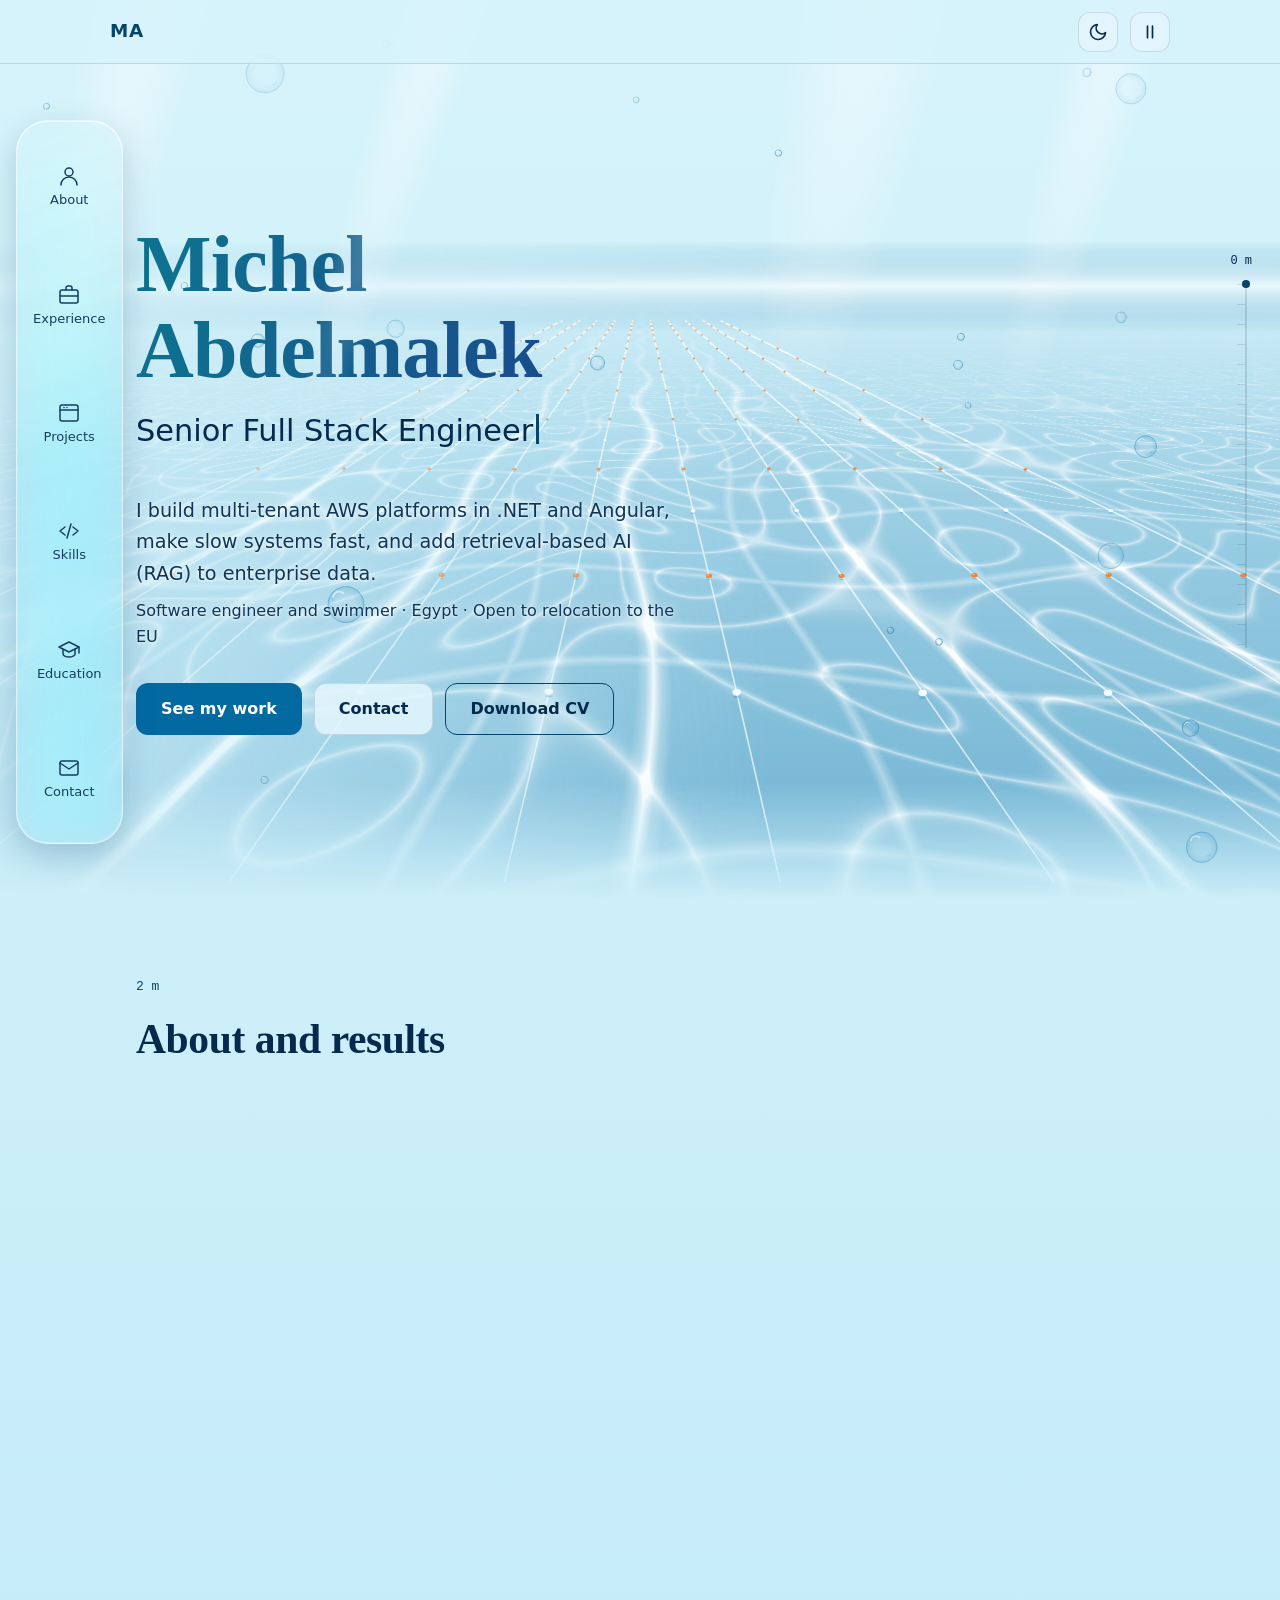
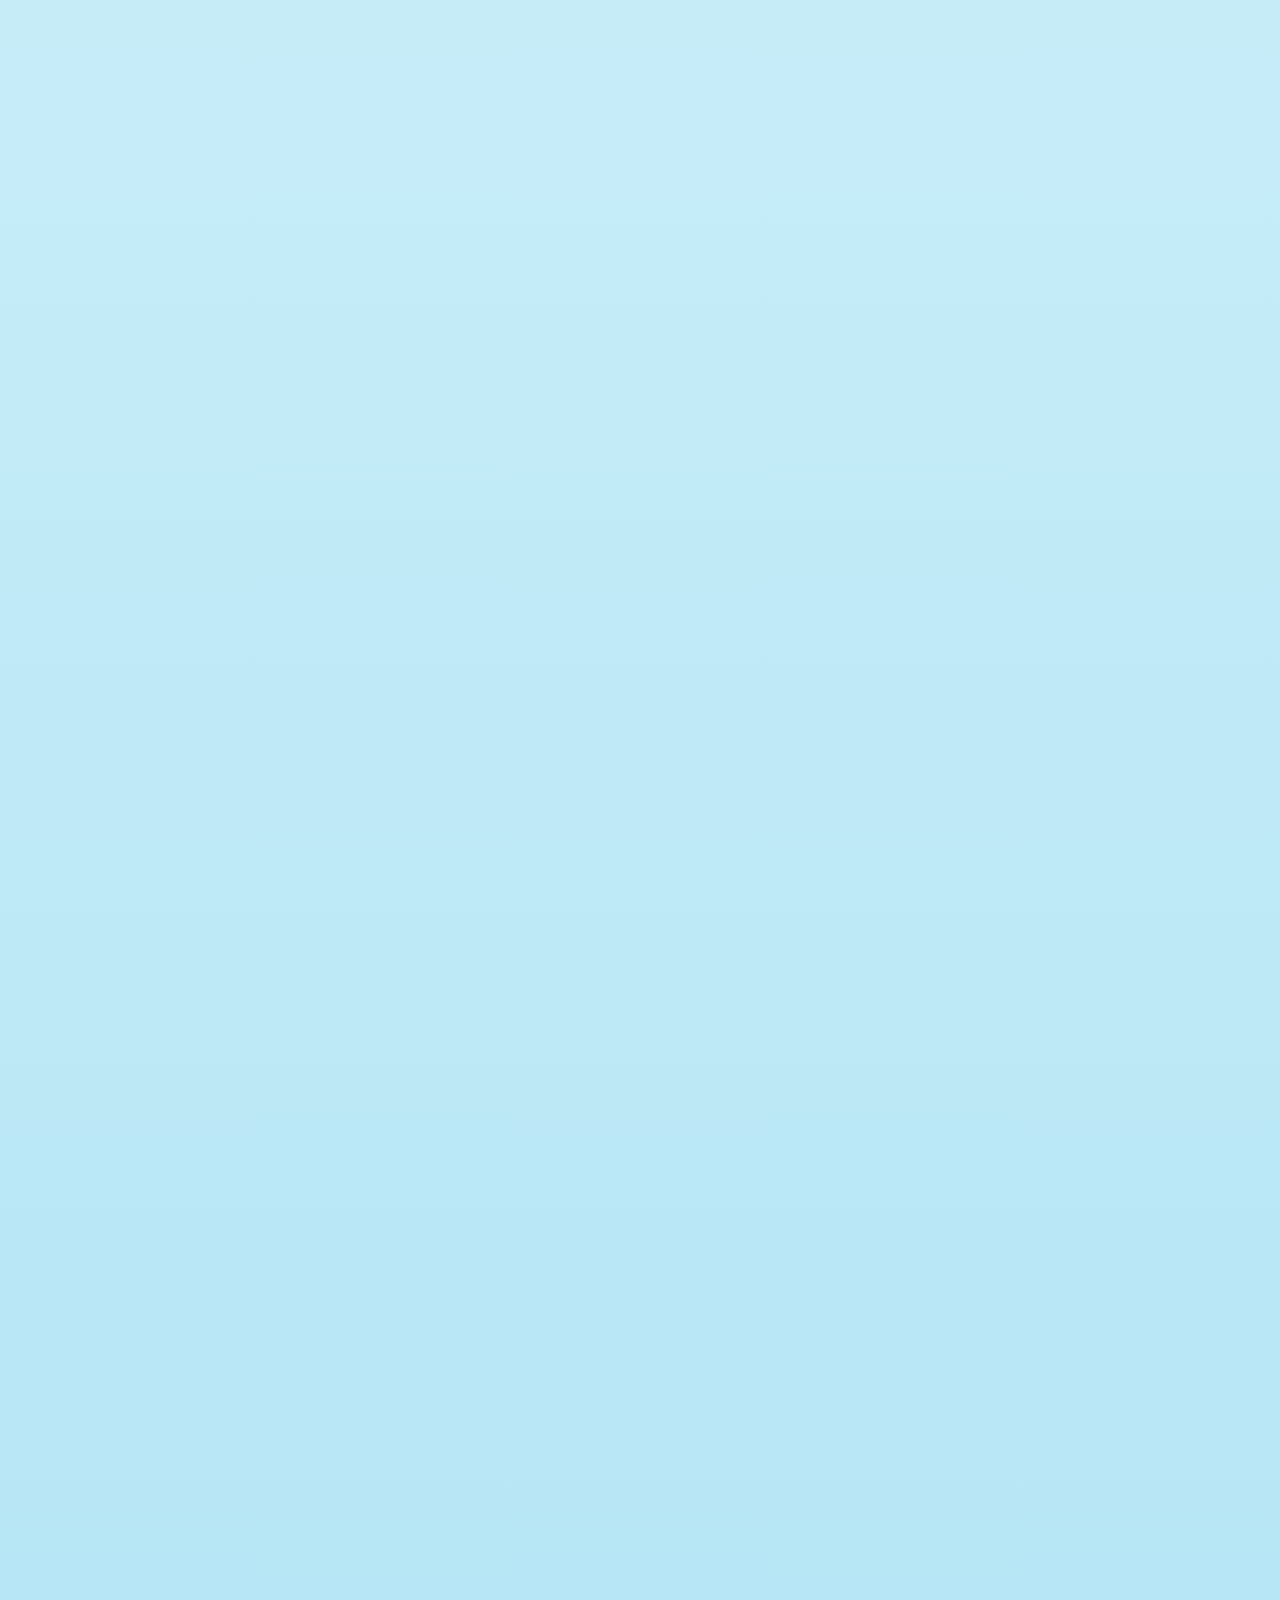
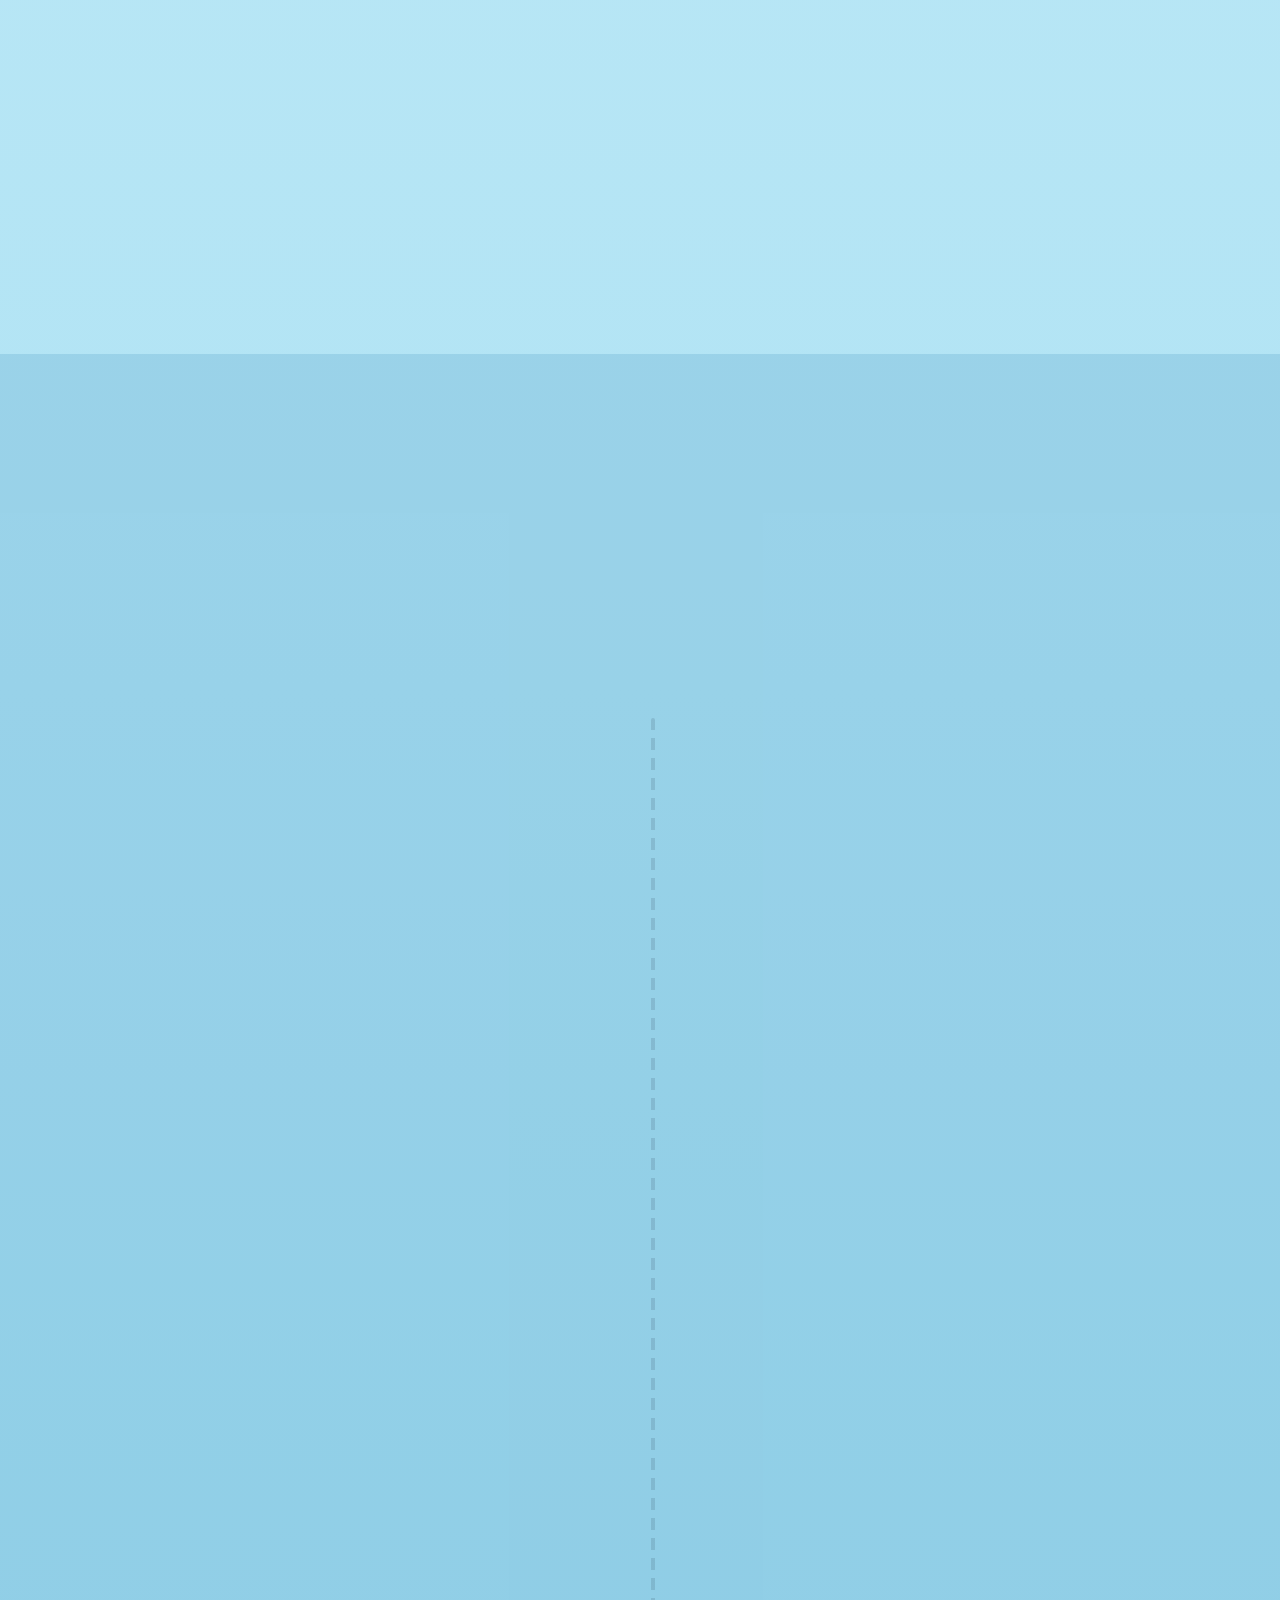
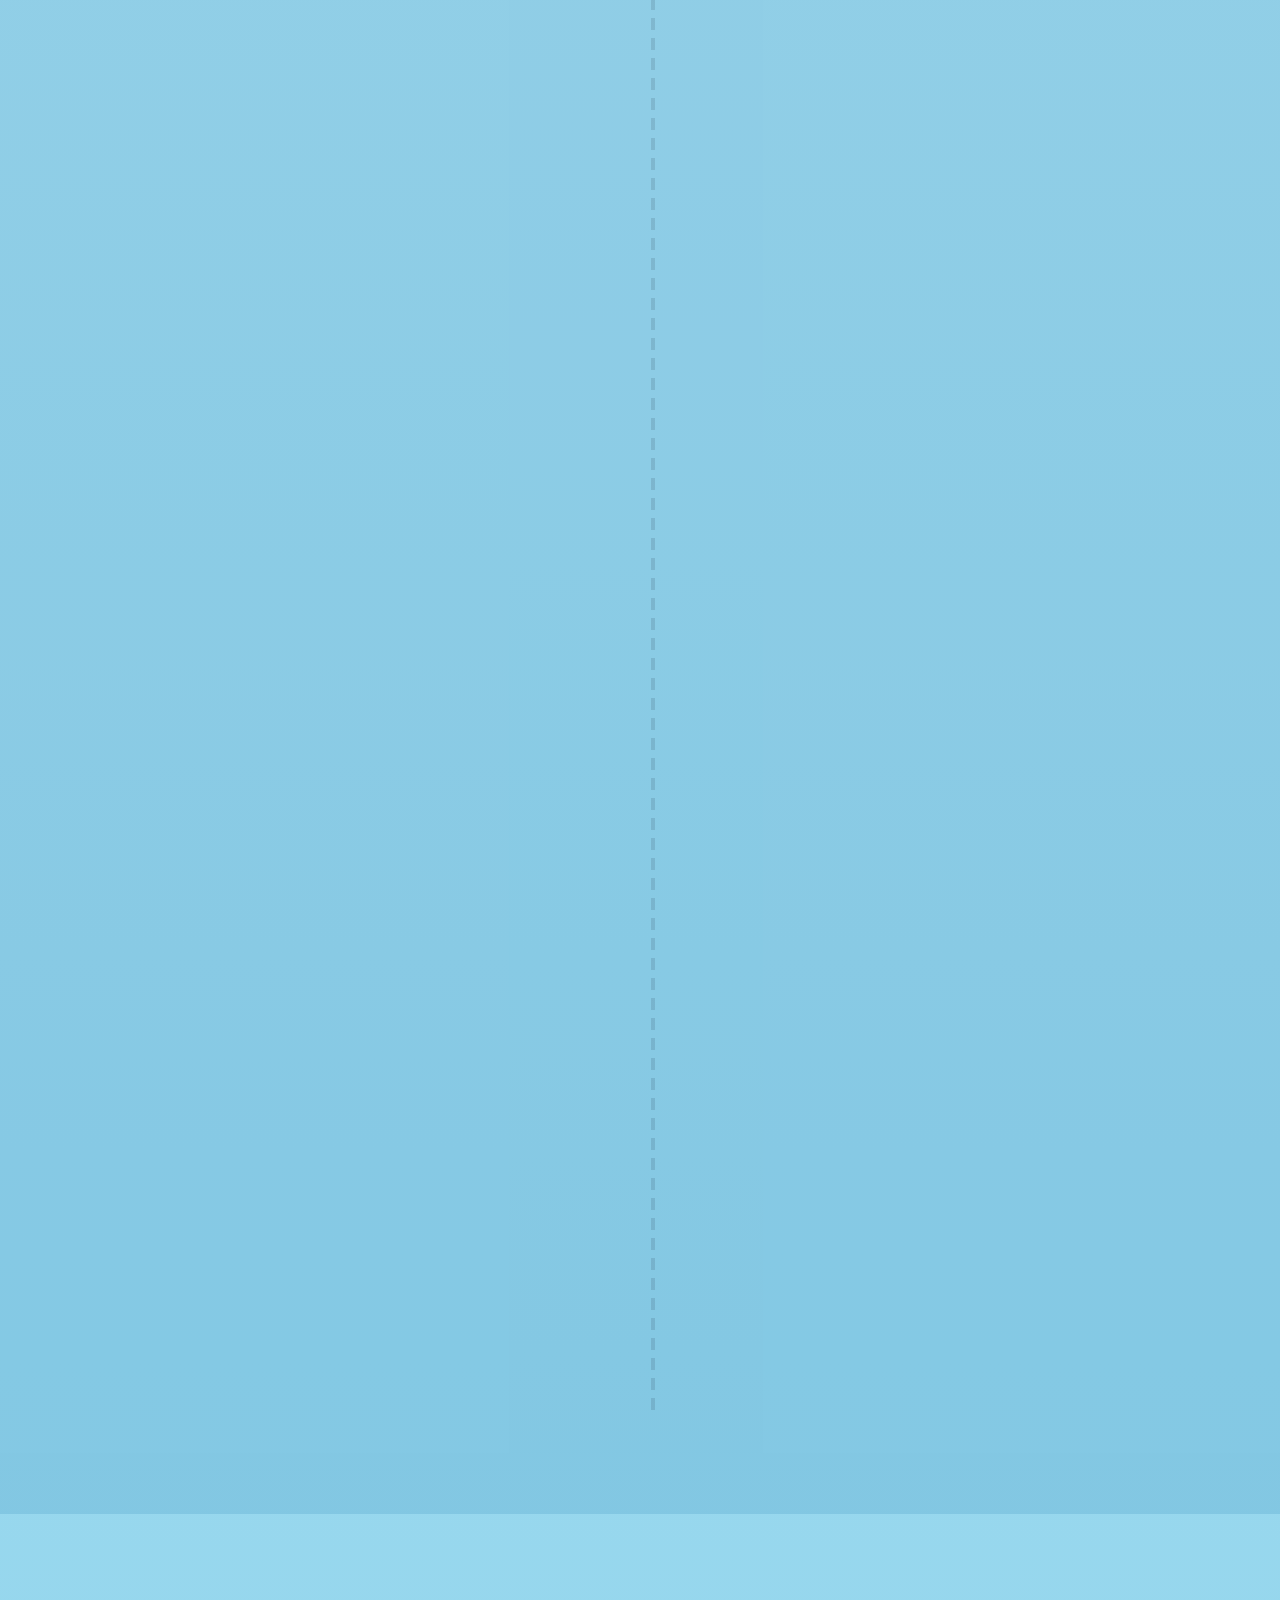
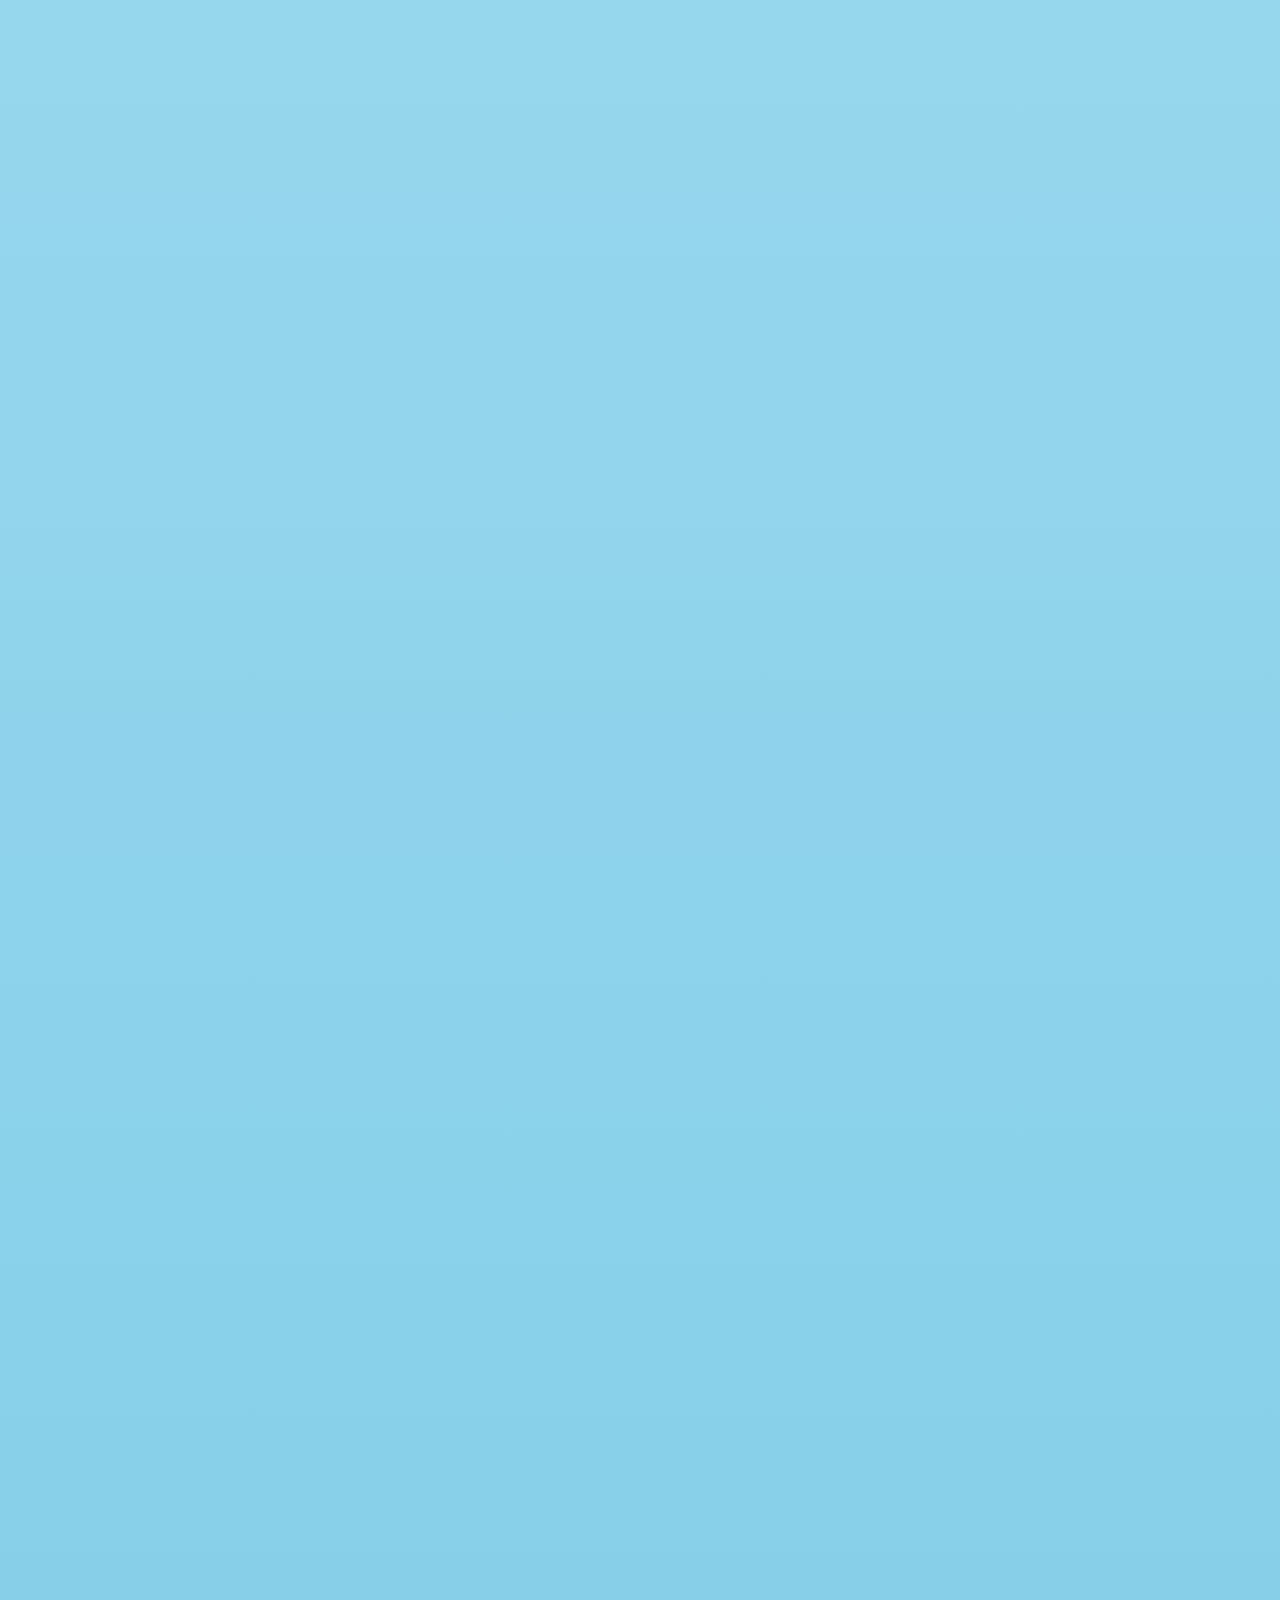
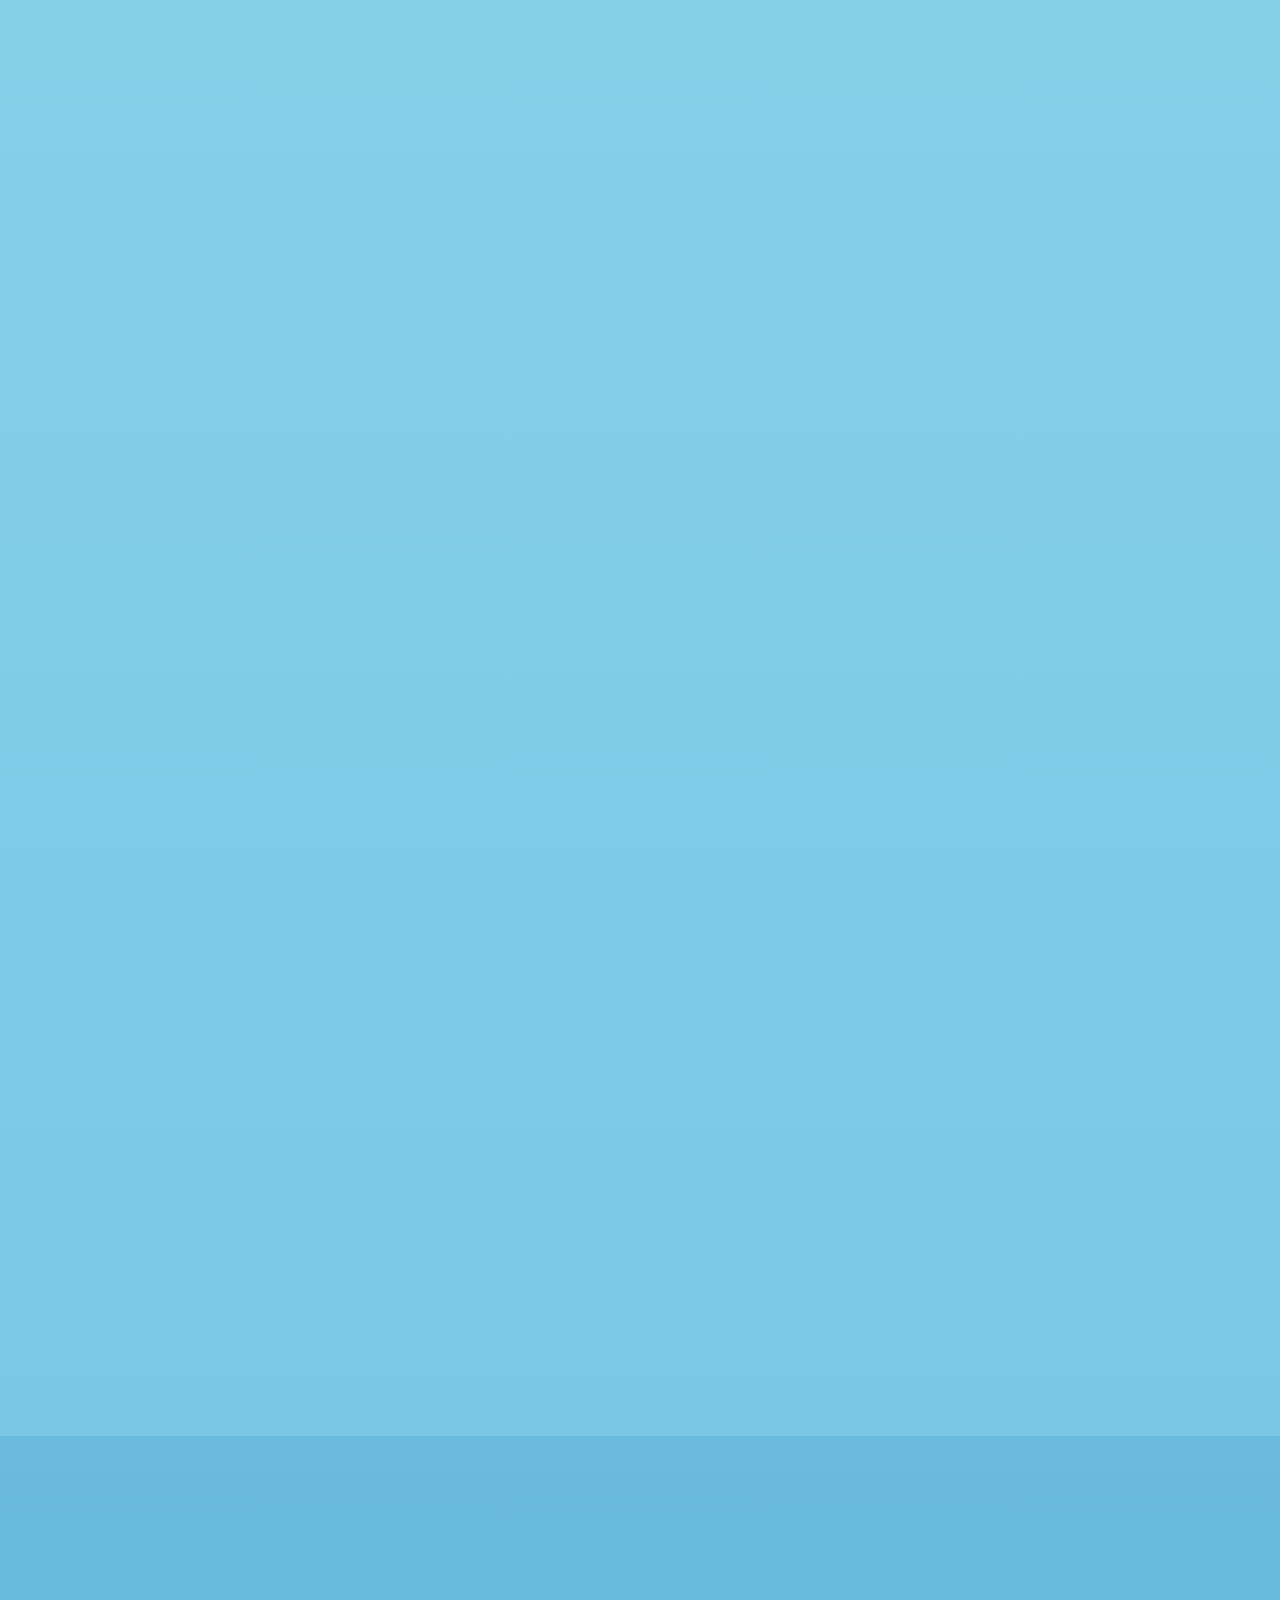
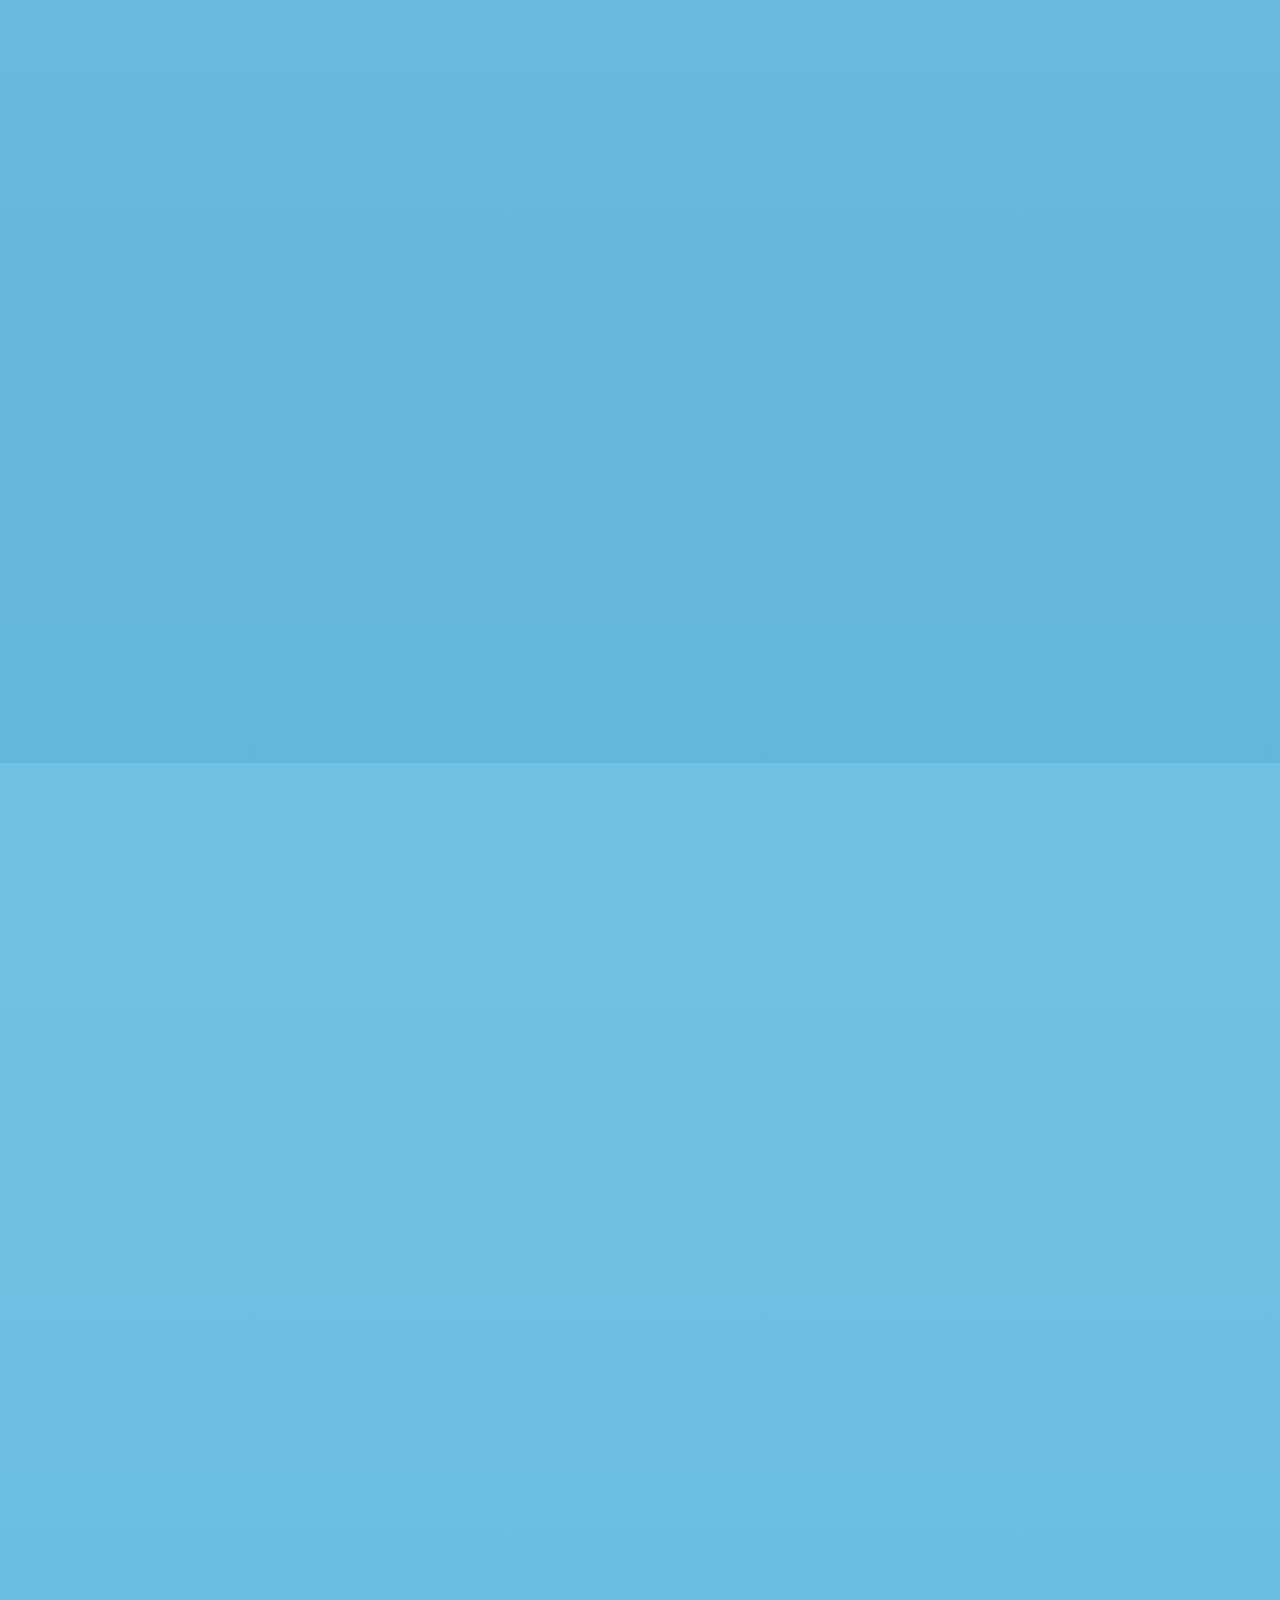
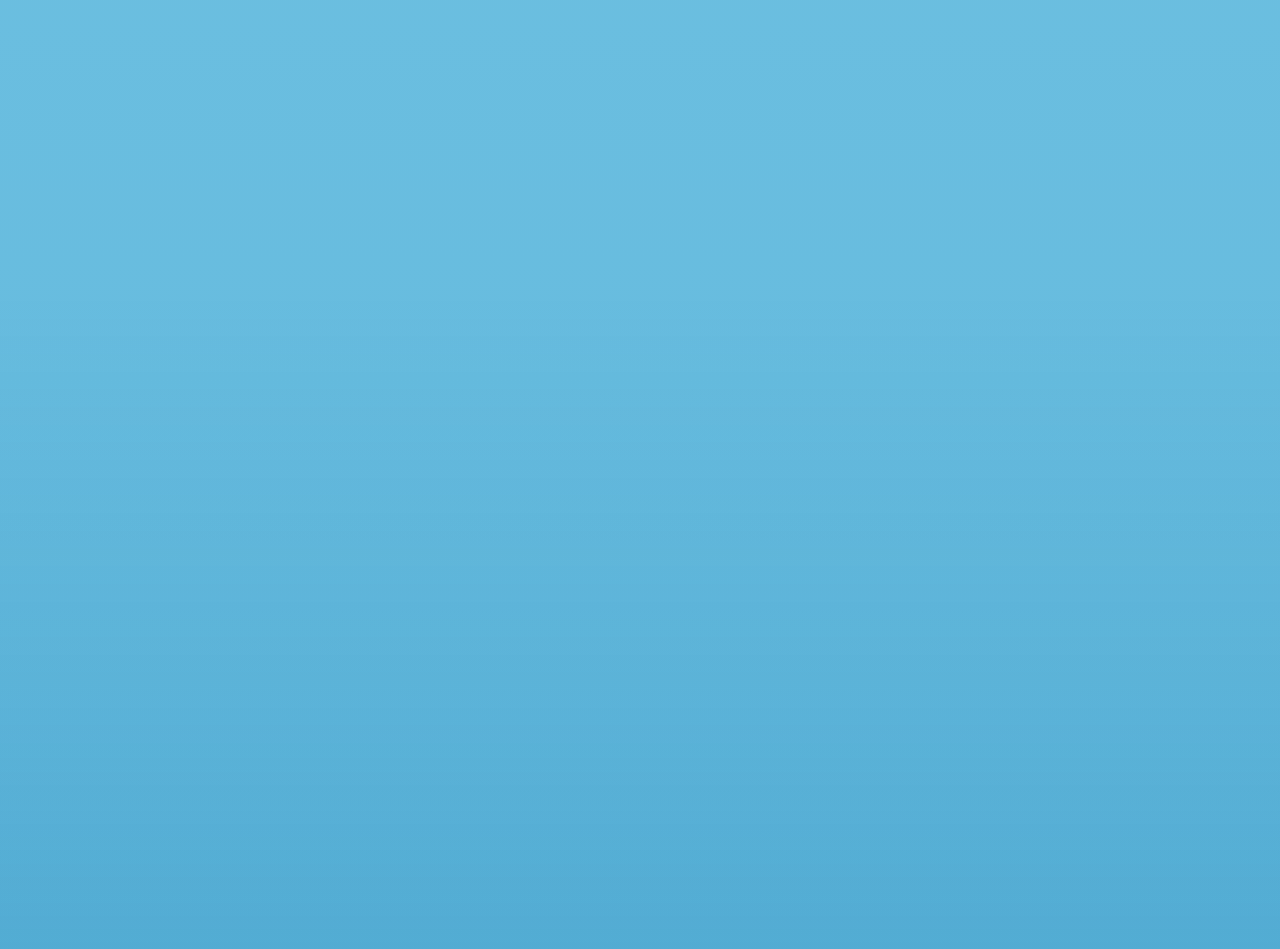
<file: index.html>
<!DOCTYPE html>
<html lang="en">
<head>
  <meta charset="utf-8">
  <meta name="viewport" content="width=device-width, initial-scale=1">
  <meta http-equiv="Content-Security-Policy" content="default-src 'self'; script-src 'self'; style-src 'self'; img-src 'self' data:; font-src 'self'; object-src 'none'; base-uri 'self'; form-action 'none'">
  <title>Michel Abdelmalek | Senior Full Stack Engineer</title>
  <meta name="description" content="Senior Full Stack Engineer with 5+ years in .NET C# and Angular. Owns real-time record locking and tenant caching on a multi-tenant AWS platform serving 100 live tenants.">
  <meta name="author" content="Michel Abdelmalek">
  <meta name="theme-color" content="#061620">
  <link rel="canonical" href="https://michelabdelmalek.github.io/">

  <meta property="og:type" content="website">
  <meta property="og:site_name" content="Michel Abdelmalek">
  <meta property="og:title" content="Michel Abdelmalek | Senior Full Stack Engineer">
  <meta property="og:description" content="Full Stack .NET &amp; Angular. Multi-tenant, event-driven platforms on AWS. 100 live tenants, real-time record locking, 10x faster APIs.">
  <meta property="og:url" content="https://michelabdelmalek.github.io/">
  <meta property="og:image" content="https://michelabdelmalek.github.io/assets/img/og-image.png">
  <meta property="og:image:width" content="1200">
  <meta property="og:image:height" content="630">
  <meta property="og:image:alt" content="Michel Abdelmalek, Senior Full Stack Engineer">
  <meta name="twitter:card" content="summary_large_image">
  <meta name="twitter:title" content="Michel Abdelmalek | Senior Full Stack Engineer">
  <meta name="twitter:description" content="Full Stack .NET &amp; Angular. Distributed systems on AWS.">
  <meta name="twitter:image" content="https://michelabdelmalek.github.io/assets/img/og-image.png">

  <script type="application/ld+json">{"@context":"https://schema.org","@type":"Person","name":"Michel Abdelmalek","jobTitle":"Senior Full Stack Engineer","url":"https://michelabdelmalek.github.io/","image":"https://michelabdelmalek.github.io/assets/img/og-image.png","address":{"@type":"PostalAddress","addressLocality":"Alexandria","addressCountry":"EG"},"worksFor":{"@type":"Organization","name":"Transflo"},"alumniOf":{"@type":"CollegeOrUniversity","name":"Alexandria University"},"knowsAbout":[".NET","C#","Angular","AWS","Microservices","Event-driven architecture","Redis","PostgreSQL","Retrieval-augmented generation"],"sameAs":["https://github.com/MichelAbdelmalek","https://www.linkedin.com/in/michel-abdelmalek/"]}</script>
  <link rel="icon" type="image/svg+xml" href="assets/img/favicon.svg">
  <link rel="stylesheet" href="assets/css/styles.css?v=20261126m">
  <script src="assets/js/main.js?v=20261126m"></script>
</head>
<body>
  <a class="skip-link" href="#main">Skip to main content</a>

  <header class="navbar">
    <nav class="nav-inner" aria-label="Primary">
      <a class="nav-logo gradient-text" href="#hero" aria-label="Michel Abdelmalek, back to top">MA</a>
      <ul class="nav-menu" id="nav-menu">
        <li><a class="nav-link" href="#about"><svg aria-hidden="true" viewBox="0 0 24 24" fill="none" stroke="currentColor" stroke-width="1.5" stroke-linecap="round" stroke-linejoin="round"><circle cx="12" cy="8" r="4"/><path d="M4 21a8 8 0 0 1 16 0"/></svg><span>About</span></a></li>
        <li><a class="nav-link" href="#experience"><svg aria-hidden="true" viewBox="0 0 24 24" fill="none" stroke="currentColor" stroke-width="1.5" stroke-linecap="round" stroke-linejoin="round"><rect x="3" y="7" width="18" height="13" rx="2"/><path d="M9 7V5a2 2 0 0 1 2-2h2a2 2 0 0 1 2 2v2M3 13h18"/></svg><span>Experience</span></a></li>
        <li><a class="nav-link" href="#projects"><svg aria-hidden="true" viewBox="0 0 24 24" fill="none" stroke="currentColor" stroke-width="1.5" stroke-linecap="round" stroke-linejoin="round"><rect x="3" y="4" width="18" height="16" rx="2"/><path d="M3 9h18M7 6.5h.01M10 6.5h.01"/></svg><span>Projects</span></a></li>
        <li><a class="nav-link" href="#skills"><svg aria-hidden="true" viewBox="0 0 24 24" fill="none" stroke="currentColor" stroke-width="1.5" stroke-linecap="round" stroke-linejoin="round"><path d="m8 8-5 4 5 4M16 8l5 4-5 4M14 5l-4 14"/></svg><span>Skills</span></a></li>
        <li><a class="nav-link" href="#education"><svg aria-hidden="true" viewBox="0 0 24 24" fill="none" stroke="currentColor" stroke-width="1.5" stroke-linecap="round" stroke-linejoin="round"><path d="m2 9 10-5 10 5-10 5z"/><path d="M6 11.5V16c0 1.5 2.7 3 6 3s6-1.5 6-3v-4.5M22 9v6"/></svg><span>Education</span></a></li>
        <li><a class="nav-link" href="#contact"><svg aria-hidden="true" viewBox="0 0 24 24" fill="none" stroke="currentColor" stroke-width="1.5" stroke-linecap="round" stroke-linejoin="round"><rect x="3" y="5" width="18" height="14" rx="2"/><path d="m3 7 9 6 9-6"/></svg><span>Contact</span></a></li>
      </ul>
      <button class="icon-btn theme-toggle" id="theme-toggle" type="button" aria-label="Toggle light or dark theme">
        <svg class="icon-sun" aria-hidden="true" viewBox="0 0 24 24" fill="none" stroke="currentColor" stroke-width="2" stroke-linecap="round"><circle cx="12" cy="12" r="4"/><path d="M12 2v2M12 20v2M4.9 4.9l1.4 1.4M17.7 17.7l1.4 1.4M2 12h2M20 12h2M4.9 19.1l1.4-1.4M17.7 6.3l1.4-1.4"/></svg>
        <svg class="icon-moon" aria-hidden="true" viewBox="0 0 24 24" fill="none" stroke="currentColor" stroke-width="2" stroke-linecap="round" stroke-linejoin="round"><path d="M21 12.8A9 9 0 1 1 11.2 3a7 7 0 0 0 9.8 9.8z"/></svg>
      </button>
      <button class="icon-btn calm-toggle" id="calm-toggle" type="button" aria-pressed="false" aria-label="Pause animations (calm mode)" title="Pause animations (calm mode)">
        <svg class="icon-pause" aria-hidden="true" viewBox="0 0 24 24" fill="none" stroke="currentColor" stroke-width="2" stroke-linecap="round"><path d="M9 5v14M15 5v14"/></svg>
        <svg class="icon-play" aria-hidden="true" viewBox="0 0 24 24" fill="currentColor"><path d="M8 5.5v13a1 1 0 0 0 1.5.86l10.5-6.5a1 1 0 0 0 0-1.72L9.5 4.64A1 1 0 0 0 8 5.5z"/></svg>
      </button>
    </nav>
  </header>
  <p class="calm-note" id="calm-note" role="status" hidden>Animations are paused. Press <span aria-hidden="true">&#9654;</span> at the top to play them again.</p>

  <main id="main">
    <section id="hero" class="hero" aria-label="Introduction">
      <canvas id="hero-3d" aria-hidden="true"></canvas>
      <div class="container hero-content">
        <div class="hero-text">
        <h1 class="hero-name gradient-text">Michel Abdelmalek</h1>
          <p class="hero-tagline"><span id="typing-text">Senior Full Stack Engineer</span><span class="typing-cursor" aria-hidden="true"></span></p>
          <p class="hero-lead">I build multi-tenant AWS platforms in .NET and Angular, make slow systems fast, and add retrieval-based AI (RAG) to enterprise data.</p>
          <p class="hero-meta">Software engineer and swimmer · Egypt · Open to relocation to the EU</p>
          <div class="hero-ctas">
            <a class="btn btn-primary" href="#results">See my work</a>
            <a class="btn btn-secondary" href="#contact">Contact</a>
            <a class="btn btn-outline cv-download" href="assets/Michel_Abdelmalek_CV_public.pdf" download="Michel_Abdelmalek_CV.pdf" hidden>Download CV</a>
          </div>
        </div>
        
      </div>
    </section>

    <section id="about" class="section" aria-labelledby="about-h">
      <div class="container">
        <span class="section-kicker reveal" aria-hidden="true">2 m</span>
        <h2 id="about-h" class="section-title reveal">About and results</h2>
        <div class="about-layout">
        <div class="about-text reveal">
          <p>I'm a full stack engineer with <strong>5+ years</strong> of experience, mostly on microservices and event-driven backends in AWS, with Angular on the front.</p>
          <p>For <strong>3+ years</strong> I've worked remotely for a US company. I helped build its multi-tenant AWS platform from the first commit, I own its <strong>real-time record locking</strong> and <strong>tenant caching</strong> end to end, our load testing caught a slow path before customers felt it, and I mentor other developers.</p>
          <p>I work in <strong>C# / .NET</strong> and <strong>Java / Spring Boot</strong>. I speak French at B2 (DELF).</p>
          <p>Beyond work, I add <strong>retrieval-based AI (RAG)</strong> to enterprise data: OCR for scanned paperwork, <strong>tenant-isolated hybrid search</strong>, and cited answers that abstain when the documents don't say, checked with measured evaluations. <a class="text-link" href="#project-freightrag">FreightRAG</a>, built on logistics documents, is the open-source version.</p>
        </div>
          <dl class="about-facts glass reveal" aria-label="At a glance">
            <div><dt>Based in</dt><dd>Alexandria, Egypt</dd></div>
            <div><dt>Open to</dt><dd>Relocation to the EU</dd></div>
            <div><dt>Now</dt><dd>Transflo (Tampa, USA), fully remote from Egypt</dd></div>
            <div><dt>Main stack</dt><dd>.NET, Angular, AWS</dd></div>
            <div><dt>Also</dt><dd>Java, Spring Boot, Node.js</dd></div>
            <div><dt>Applied AI</dt><dd>RAG, hybrid search, pgvector</dd></div>
            <div><dt>Outside work</dt><dd>Swimming</dd></div>
          </dl>
        </div>
        <div class="impact-grid" aria-label="Impact highlights">
          <div class="impact-card glass reveal">
            <span class="impact-number gradient-text" data-target="100" data-suffix="">100</span>
            <span class="impact-label">Live tenants</span>
            <span class="impact-note">3 microservices, 4 Lambda functions</span>
          </div>
          <div class="impact-card glass reveal">
            <span class="impact-number gradient-text" data-target="10" data-suffix="x">10x</span>
            <span class="impact-label">Faster APIs</span>
            <span class="impact-note">Next-item navigation, 5 s to 500 ms</span>
          </div>
          <div class="impact-card glass reveal">
            <span class="impact-number gradient-text" data-target="5" data-suffix="+">5+</span>
            <span class="impact-label">Years of experience</span>
            <span class="impact-note">3+ remote for a US company</span>
          </div>
          <div class="impact-card glass reveal">
            <span class="impact-number gradient-text" data-target="17" data-suffix="x">17x</span>
            <span class="impact-label">Faster queries</span>
            <span class="impact-note">PostScanMail, 7 s to 0.4 s</span>
          </div>
        </div>
        <h3 id="results" class="subsection-title reveal">Selected work</h3>
        <div class="highlights-grid">

          <article class="flip-card reveal" aria-label="SSE record locking with lock takeover">
            <div class="flip-inner">
              <div class="flip-face flip-front glass">
                <div class="highlight-icon" aria-hidden="true"><svg viewBox="0 0 24 24" fill="none" stroke="currentColor" stroke-width="2" stroke-linecap="round" stroke-linejoin="round"><rect x="4" y="11" width="16" height="10" rx="2"/><path d="M8 11V7a4 4 0 0 1 8 0v4"/></svg></div>
                <h3>SSE record locking with lock takeover</h3>
                <dl><dt>Problem</dt><dd>Records locked by idle or abandoned sessions left other users waiting, and locks that never expire cause stuck work.</dd><dt>Solution</dt><dd>Per-tab record locking where every save is validated against the current lock holder's SSE connection. Users can take over a stale lock; the displaced tab gets a real-time warning.</dd></dl>
                <p class="flip-result"><span class="flip-result-k">Result</span>Conflicting edits prevented, no records left stuck</p>
              </div>
            </div>
          </article>

          <article class="flip-card reveal" aria-label="10x keyset-query speedup">
            <div class="flip-inner">
              <div class="flip-face flip-front glass">
                <div class="highlight-icon" aria-hidden="true"><svg viewBox="0 0 24 24" fill="none" stroke="currentColor" stroke-width="2" stroke-linecap="round" stroke-linejoin="round"><path d="M13 2 3 14h9l-1 8 10-12h-9z"/></svg></div>
                <h3>10x keyset-query speedup</h3>
                <dl><dt>Problem</dt><dd>"Next unlocked item" navigation took about 5 s because it scanned pages in memory.</dd><dt>Solution</dt><dd>Replaced page-by-page in-memory scanning with a single keyset query that applies filters and lock status in the database, found using a custom load-testing tool and DataDog.</dd></dl>
                <p class="flip-result"><span class="flip-result-k">Result</span>~5 s to ~500 ms: 10x faster</p>
              </div>
            </div>
          </article>

          <article class="flip-card reveal" aria-label="Tenant-isolated Redis caching">
            <div class="flip-inner">
              <div class="flip-face flip-front glass">
                <div class="highlight-icon" aria-hidden="true"><svg viewBox="0 0 24 24" fill="none" stroke="currentColor" stroke-width="2" stroke-linecap="round" stroke-linejoin="round"><path d="M12 22s8-4 8-10V5l-8-3-8 3v7c0 6 8 10 8 10z"/></svg></div>
                <h3>Tenant-isolated Redis caching</h3>
                <dl><dt>Problem</dt><dd>Tenant settings were read on nearly every request, and a shared cache risks leaking data across tenants.</dd><dt>Solution</dt><dd>Cache-aside Redis caching with keys namespaced by tenant ID, invalidated on every save.</dd></dl>
                <p class="flip-result"><span class="flip-result-k">Result</span>Hot settings from cache, no cross-tenant leaks</p>
              </div>
            </div>
          </article>

          <article class="flip-card reveal" aria-label="17x MySQL speedup">
            <div class="flip-inner">
              <div class="flip-face flip-front glass">
                <div class="highlight-icon" aria-hidden="true"><svg viewBox="0 0 24 24" fill="none" stroke="currentColor" stroke-width="2" stroke-linecap="round" stroke-linejoin="round"><ellipse cx="12" cy="5" rx="9" ry="3"/><path d="M3 5v14c0 1.7 4 3 9 3s9-1.3 9-3V5"/><path d="M3 12c0 1.7 4 3 9 3s9-1.3 9-3"/></svg></div>
                <h3>17x MySQL speedup</h3>
                <dl><dt>Problem</dt><dd>Slow MySQL queries in PostScanMail took about 7 s.</dd><dt>Solution</dt><dd>Added indexes and rewrote queries to remove unnecessary joins, alongside a scalability refactor of the codebase.</dd></dl>
                <p class="flip-result"><span class="flip-result-k">Result</span>~7 s to ~0.4 s: about 17x faster</p>
              </div>
            </div>
          </article>

          <article class="flip-card flip-wide reveal" aria-label="FreightRAG: answers with citations, or none">
            <div class="flip-inner">
              <div class="flip-face flip-front glass">
                <div class="highlight-icon" aria-hidden="true"><svg viewBox="0 0 24 24" fill="none" stroke="currentColor" stroke-width="2" stroke-linecap="round" stroke-linejoin="round"><circle cx="11" cy="11" r="7"/><path d="m21 21-4.3-4.3"/></svg></div>
                <h3>FreightRAG: answers with citations, or none</h3>
                <dl><dt>Problem</dt><dd>A model asked about business documents can guess when the documents don't say, and a shared index can leak one tenant's text into another's answers.</dd><dt>Solution</dt><dd>Hybrid search (vector plus keyword) scoped to the tenant that owns the API key, then an answer built only from the retrieved chunks. Citations are checked in code, and a question about an identifier no chunk contains is refused without calling the model.</dd></dl>
                <p class="flip-result"><span class="flip-result-k">Result</span>0 of 8 unanswerable questions answered in my evaluation; 94% of fields extracted from clean PDFs</p>
              </div>
            </div>
          </article>

        </div>
      </div>
    </section>

    <section id="experience" class="section section-alt" aria-labelledby="exp-h">
      <canvas class="wave-edge wave-top" aria-hidden="true"></canvas>
      <div class="container">
        <span class="section-kicker reveal" aria-hidden="true">4 m</span>
        <h2 id="exp-h" class="section-title reveal">Experience</h2>
        <p class="exp-note reveal">The Transflo code is private. I can walk you through the architecture and the measurements behind each number in an interview.</p>
        <details class="arch-fold reveal"><summary>How the Transflo platform fits together <span class="fold-hint">(diagram)</span></summary>
        <div class="arch-card glass">
          <div class="arch-copy">
            <h3>How the Transflo platform fits together</h3>
            <p>A multi-tenant application with 3 microservices and 4 AWS Lambda functions, serving 100 live customer tenants. I was one of two senior engineers on a team of 6 and owned the real-time record locking and tenant caching end to end.</p>
            <ul class="arch-points">
              <li>The GraphQL gateway handles authorization</li>
              <li>SQS and SNS with dead-letter queues carry events between services</li>
              <li>Redis caching is scoped per tenant</li>
              <li>DataDog follows one TraceID end to end</li>
            </ul>
          </div>
          <figure class="arch">
          <svg class="arch-svg" viewBox="0 0 520 410" role="img" aria-labelledby="arch-title arch-desc">
            <title id="arch-title">Architecture of the multi-tenant platform</title>
            <desc id="arch-desc">A request goes from the Angular client to a GraphQL gateway, then to three .NET microservices on AWS ECS. The services use a tenant-scoped Redis cache and publish events to SQS and SNS, which trigger four Lambda functions. DataDog traces every hop.</desc>

            <path class="arch-line" d="M170 47H350"/>
            <path class="arch-line" d="M425 74V132"/>
            <path class="arch-line" d="M200 176H160"/>
            <path class="arch-line" d="M275 222V272"/>
            <path class="arch-line" d="M350 299H372"/>
            <path class="arch-line arch-line-back" d="M222 132C222 100 95 108 95 76"/>

            <g class="arch-node"><rect x="20" y="20" width="150" height="54" rx="12"/><text class="arch-t" x="95" y="43" text-anchor="middle">Angular client</text><text class="arch-s" x="95" y="60" text-anchor="middle">PrimeNG, Tailwind</text></g>
            <g class="arch-node"><rect x="350" y="20" width="150" height="54" rx="12"/><text class="arch-t" x="425" y="43" text-anchor="middle">GraphQL gateway</text><text class="arch-s" x="425" y="60" text-anchor="middle">authorization</text></g>

            <g class="arch-node arch-group"><rect x="200" y="132" width="300" height="90" rx="14"/><text class="arch-s" x="216" y="152">3 .NET microservices on AWS ECS</text></g>
            <g class="arch-node arch-mini"><rect x="212" y="164" width="86" height="42" rx="8"/><text class="arch-s" x="255" y="189" text-anchor="middle">REST</text></g>
            <g class="arch-node arch-mini"><rect x="307" y="164" width="86" height="42" rx="8"/><text class="arch-s" x="350" y="189" text-anchor="middle">DDD</text></g>
            <g class="arch-node arch-mini"><rect x="402" y="164" width="86" height="42" rx="8"/><text class="arch-s" x="445" y="189" text-anchor="middle">EF Core</text></g>

            <g class="arch-node"><rect x="20" y="132" width="140" height="90" rx="12"/><text class="arch-t" x="90" y="170" text-anchor="middle">Redis</text><text class="arch-s" x="90" y="188" text-anchor="middle">tenant-scoped cache</text></g>
            <g class="arch-node"><rect x="200" y="272" width="150" height="54" rx="12"/><text class="arch-t" x="275" y="295" text-anchor="middle">SQS / SNS</text><text class="arch-s" x="275" y="312" text-anchor="middle">events, DLQs</text></g>
            <g class="arch-node"><rect x="372" y="272" width="128" height="54" rx="12"/><text class="arch-t" x="436" y="295" text-anchor="middle">Lambda</text><text class="arch-s" x="436" y="312" text-anchor="middle">4 functions</text></g>

            <rect class="arch-trace" x="20" y="352" width="480" height="40" rx="12"/>
            <text class="arch-s" x="260" y="377" text-anchor="middle">DataDog: one TraceID across every hop</text>
            <text class="arch-s arch-sse" x="108" y="106">SSE record locks</text>
          </svg>
          <figcaption class="arch-cap">Request flow through the platform</figcaption>
        </figure>
        </div>
        </details>
        <div class="timeline">
          <div class="timeline-progress" aria-hidden="true"></div>

          <article class="timeline-item current" tabindex="0" aria-describedby="exp-transflo">
            <span class="timeline-marker" aria-hidden="true"></span>
            <div class="timeline-content glass">
              <div class="timeline-header">
                <div>
                  <h3 class="timeline-role">Senior Software Engineer (Full Stack)</h3>
                  <span class="timeline-company gradient-text">Transflo</span><span class="timeline-badge"><span class="live-dot" aria-hidden="true"></span>Current</span>
                <span class="timeline-biz">SaaS for trucking logistics across the USA and Canada</span>
                </div>
                <div class="timeline-meta"><span>May 2023 – Present</span><span>Tampa, Florida, USA · Remote</span></div>
              </div>
              <p class="timeline-summary">Core engineer on a multi-tenant AWS platform built from scratch for 100 live tenants; sole owner of its real-time record locking, Angular grid library and tenant caching; mentors new developers.</p>
              <ul class="timeline-bullets timeline-key"><li class="point"><details><summary><strong>Legacy migration:</strong> Replaced the old document repository</summary><p>The legacy document repository was consumed as an API project instead of shared libraries. Replaced it with a new design built on a database schema and S3, and migrated hundreds of thousands of documents to it.</p></details></li><li class="point"><details><summary><strong>Real-time locking (sole owner):</strong> Lock takeover over SSE, no stale locks</summary><p>Designed per-tab record locking with lock takeover over SSE. Every save is validated against the current lock holder, so users take over a stale lock instead of waiting, and the displaced tab is warned in real time and its saves are rejected.</p></details></li><li class="point"><details><summary><strong>Angular grid library (sole owner):</strong> A custom grid library for Angular</summary><p>Designed and built a custom Angular grid library as its sole author.</p></details></li><li class="point"><details><summary><strong>Performance:</strong> Caught a 5 s path before customers did</summary><p>A custom load-testing tool caught a slow &quot;next unlocked item&quot; path in DataDog. One keyset query took it from ~5 s to ~500 ms. Tenant settings use a per-tenant Redis cache (sole owner).</p></details></li><li class="point"><details><summary><strong>Reliability &amp; delivery:</strong> DLQs, tracing, CI/CD, a Lambda leak fix</summary><p>Dead-letter queues, retries and circuit breakers, one TraceID across every hop, and ECS services shipped through Azure DevOps pipelines gated on tests. With a colleague, fixed a Lambda memory leak: Aspose did not dispose the files it created, so we disposed them manually. Aspose is also the image library.</p></details></li></ul>
              <ul class="skill-chips timeline-stack" aria-label="Technologies"><li class="chip">.NET C#</li><li class="chip">DDD</li><li class="chip">EF Core</li><li class="chip">Angular</li><li class="chip">GraphQL</li><li class="chip">AWS ECS</li><li class="chip">Lambda</li><li class="chip">SQS/SNS</li><li class="chip">Redis</li><li class="chip">MongoDB</li><li class="chip">DataDog</li><li class="chip">Azure DevOps</li></ul>
            </div>
          </article>

          <article class="timeline-item" tabindex="0" aria-describedby="exp-softxpert">
            <span class="timeline-marker" aria-hidden="true"></span>
            <div class="timeline-content glass">
              <div class="timeline-header">
                <div>
                  <h3 class="timeline-role">Software Engineer (Full Stack)</h3>
                  <span class="timeline-company gradient-text">Softxpert</span>
                <span class="timeline-biz">Software house shipping web apps for clients</span>
                </div>
                <div class="timeline-meta"><span>June 2021 – April 2023</span><span>Alexandria, Egypt</span></div>
              </div>
              <p class="timeline-summary">Full stack on Java, Laravel, Express.js, Angular and React: payment-gateway design and MySQL performance.</p>
              <ul class="timeline-bullets timeline-key"><li class="point"><details><summary><strong>Payments:</strong> Two gateways behind one interface</summary><p>Put the Recurly and USAePay payment gateways behind a common interface (Factory pattern), so providers can be added or switched without touching billing logic, and built the related Angular screens.</p></details></li><li class="point point-go"><a class="point-link" href="#project-psm"><strong>PostScanMail performance:</strong> MySQL queries from 7 s to 0.4 s<span class="point-arrow" aria-hidden="true"> &#8599;</span><span class="sr-only"> (jumps to the project in Projects)</span></a></li><li class="point"><details><summary><strong>Full stack:</strong> Laravel and Express.js, Angular and React</summary><p>Built features across Laravel and Express.js backends and Angular and React frontends, and maintained live applications, fixing production bugs quickly to keep downtime low.</p></details></li><li class="point point-go"><a class="point-link" href="#project-certifix"><strong>Certifix Live Scan:</strong> Fingerprinting service site<span class="point-arrow" aria-hidden="true"> &#8599;</span><span class="sr-only"> (jumps to the project in Projects)</span></a></li></ul>
              <ul class="skill-chips timeline-stack" aria-label="Technologies"><li class="chip">Java</li><li class="chip">Laravel</li><li class="chip">Express.js</li><li class="chip">Angular</li><li class="chip">React</li><li class="chip">MySQL</li><li class="chip">Recurly</li><li class="chip">USAePay</li><li class="chip">Ubuntu</li></ul>
            </div>
          </article>

          <article class="timeline-item" tabindex="0" aria-describedby="exp-swiftx">
            <span class="timeline-marker" aria-hidden="true"></span>
            <div class="timeline-content glass">
              <div class="timeline-header">
                <div>
                  <h3 class="timeline-role">Full Stack Software Engineer (Freelance, evenings/weekends)</h3>
                  <span class="timeline-company gradient-text">SwiftX</span>
                <span class="timeline-biz">Software house, freelance client projects</span>
                </div>
                <div class="timeline-meta"><span>December 2021 – April 2025</span><span>Remote</span></div>
              </div>
              <p class="timeline-summary">Delivered web apps for 3 clients with Node.js, Rails, .NET, Java, React and Next.js.</p>
              <ul class="timeline-stats" aria-label="Key results"><li>3 clients</li></ul>
              <ul class="timeline-bullets timeline-key"><li class="point"><details><summary><strong>Delivery:</strong> Web apps for 3 clients</summary><p>Delivered web apps for 3 clients, with backends in Node.js, Ruby on Rails, .NET C# and Java and frontends in React and Next.js.</p></details></li><li class="point point-go"><a class="point-link" href="#project-avance"><strong>Avance Digital:</strong> Next.js agency site on Vercel<span class="point-arrow" aria-hidden="true"> &#8599;</span><span class="sr-only"> (jumps to the project in Projects)</span></a></li><li class="point"><details><summary><strong>Process &amp; deployment:</strong> Agile delivery on Vercel and Heroku</summary><p>Ran projects with Agile, Scrum and Jira, and deployed on Vercel and Heroku, with Docker and CircleCI where clients needed them.</p></details></li></ul>
              <ul class="skill-chips timeline-stack" aria-label="Technologies"><li class="chip">Node.js</li><li class="chip">Ruby on Rails</li><li class="chip">.NET C#</li><li class="chip">Java</li><li class="chip">React</li><li class="chip">Next.js</li><li class="chip">Vercel</li><li class="chip">Heroku</li></ul>
            </div>
          </article>

          <article class="timeline-item">
            <span class="timeline-marker" aria-hidden="true"></span>
            <div class="timeline-content glass">
              <div class="timeline-header">
                <div>
                  <h3 class="timeline-role">Software Engineer</h3>
                  <span class="timeline-company gradient-text">Ship &amp; Crew</span>
                <span class="timeline-biz">Trucking logistics in Egypt</span>
                </div>
                <div class="timeline-meta"><span>January – May 2021</span><span>Alexandria, Egypt</span></div>
              </div>
              <ul class="timeline-bullets">
                <li>Salesforce customization and Python automation.</li>
              </ul>
              <ul class="skill-chips timeline-stack" aria-label="Technologies"><li class="chip">Salesforce</li><li class="chip">Python</li></ul>
            </div>
          </article>

        </div>
      </div>
      <canvas class="wave-edge wave-bottom" aria-hidden="true"></canvas>
    </section>


    <section id="projects" class="section" aria-labelledby="proj-h">
      <div class="container">
        <span class="section-kicker reveal" aria-hidden="true">6 m</span>
        <h2 id="proj-h" class="section-title reveal">Projects</h2>
        <div class="projects-list">
          <article id="project-freightrag" class="project-row project-featured glass reveal">
            <div class="project-media">
              <div class="project-preview p-rag" aria-hidden="true">
                <div class="pv-bar"><i></i><i></i><i></i><span>localhost:8080/scalar/v1</span></div>
                <picture>
                  <source media="(prefers-reduced-motion: reduce)" srcset="assets/img/projects/freightrag-search-demo-still.webp">
                  <img id="rag-shot" class="pv-shot" src="assets/img/projects/freightrag-search-demo.gif" alt="" width="960" height="600" loading="lazy">
                </picture>
                <span class="pv-shine"></span>
              </div>
              <div class="rag-tabs" role="group" aria-label="FreightRAG demo recordings">
                <button type="button" class="rag-tab" data-src="assets/img/projects/freightrag-search-demo.gif" aria-pressed="true">Search</button>
                <button type="button" class="rag-tab" data-src="assets/img/projects/freightrag-upload-demo.gif" aria-pressed="false">Upload a scan</button>
                <button type="button" class="rag-tab" data-src="assets/img/projects/freightrag-fields-demo.gif" aria-pressed="false">Pick fields</button>
              </div>
            </div>
            <div class="project-info">
              <span class="project-num" aria-hidden="true">01</span>
              <span class="project-kicker">Open source · Featured · Learning project</span>
              <h3 class="project-title"><a class="project-link-stretch" href="https://github.com/MichelAbdelmalek/freightrag" target="_blank" rel="noopener noreferrer">FreightRAG<span class="sr-only"> (opens in a new tab)</span></a></h3>
              <span class="project-biz">Answers questions about freight paperwork, with citations</span>
              <p class="project-desc">A multi-tenant RAG system for logistics documents such as rate confirmations, bills of lading and invoices, running locally in Docker. Every query is scoped to the tenant that owns the API key.</p>
              <ol class="rag-steps">
                <li><strong>Ingest</strong> text files and scanned PDFs (OCR), split by section and embedded with a local model.</li>
                <li><strong>Search</strong> by meaning and keyword together (hybrid, fused with RRF).</li>
                <li><strong>Answer</strong> from the retrieved chunks with citations checked in code, or abstain when the documents don't say.</li>
              </ol>
              <ul class="rag-stats" aria-label="Measured results">
                <li><span class="rag-stat-n">0 of 8</span><span class="rag-stat-l">unanswerable questions answered</span></li>
                <li><span class="rag-stat-n">94%</span><span class="rag-stat-l">fields extracted from clean PDFs</span></li>
                <li><span class="rag-stat-n">87%</span><span class="rag-stat-l">fields extracted from scans</span></li>
              </ul>
              <ul class="skill-chips project-stack"><li class="chip">.NET 10</li><li class="chip">Python</li><li class="chip">PostgreSQL</li><li class="chip">pgvector</li><li class="chip">Ollama</li><li class="chip">OCR</li><li class="chip">DDD</li><li class="chip">Docker</li></ul>
              <span class="project-cta" aria-hidden="true">View on GitHub <span class="arrow">&#8599;</span></span>
              <p class="project-note">It runs locally in Docker, so there is no live demo. The README has the evaluation results.</p>
            </div>
          </article>
          <article class="project-row glass reveal">
            <div class="project-preview p0" aria-hidden="true">
              <div class="pv-bar"><i></i><i></i><i></i><span><img class="pv-fav" src="assets/img/projects/sse-lock.svg" alt="" width="24" height="24">michelabdelmalek.github.io/sse-record-locking-demo</span></div>
              <picture>
                <source media="(prefers-reduced-motion: reduce)" srcset="assets/img/projects/sse-lock-demo-still.webp">
                <img class="pv-shot" src="assets/img/projects/sse-lock-demo.gif" alt="" width="960" height="540" loading="lazy">
              </picture>
              <span class="pv-shine"></span>
            </div>
            <div class="project-info">
              <span class="project-num" aria-hidden="true">02</span>
              <span class="project-kicker">Open source · Live demo</span>
              <h3 class="project-title"><a class="project-link-stretch" href="https://michelabdelmalek.github.io/sse-record-locking-demo/" target="_blank" rel="noopener noreferrer">SSE record locking<span class="sr-only"> (opens in a new tab)</span></a></h3>
              <p class="project-desc">A public rebuild, from scratch, of the record-locking pattern I own at Transflo. Each browser tab holds its lock over Server-Sent Events, another editor can take it over, and the displaced tab is warned at once and blocked from saving. Lock rules run in Postgres, so they hold across API instances; integration-tested with Testcontainers and shipped with Docker and GitHub Actions.</p>
              <ul class="skill-chips project-stack"><li class="chip">.NET 10</li><li class="chip">EF Core</li><li class="chip">PostgreSQL</li><li class="chip">SSE</li><li class="chip">Angular</li><li class="chip">PrimeNG</li><li class="chip">Docker</li><li class="chip">GitHub Actions</li></ul>
              <div class="project-actions">
                <span class="project-cta" aria-hidden="true">Live demo <span class="arrow">&#8599;</span></span>
                <a class="project-code-link" href="https://github.com/MichelAbdelmalek/sse-record-locking-demo" target="_blank" rel="noopener noreferrer">Code on GitHub<span class="sr-only"> (opens in a new tab)</span> <span aria-hidden="true">&#8599;</span></a>
              </div>
              <p class="project-note">Free hosting: the first load can take about a minute while the API wakes up.</p>
            </div>
          </article>
          <article id="project-avance" class="project-row glass reveal">
            <div class="project-preview p1" aria-hidden="true">
              <div class="pv-bar"><i></i><i></i><i></i><span><img class="pv-fav dark" src="assets/img/projects/avance-digital.svg" alt="" width="195" height="42">avancedigitalsolutions.com</span></div>
              <img class="pv-shot" src="assets/img/projects/avance-preview.webp" alt="" width="2000" height="1162" loading="lazy">
              <span class="pv-shine"></span>
            </div>
            <div class="project-info">
              <span class="project-num" aria-hidden="true">03</span>
              <span class="project-kicker">Freelance · SwiftX</span>
              <h3 class="project-title"><a class="project-link-stretch" href="https://www.avancedigitalsolutions.com/" target="_blank" rel="noopener noreferrer">Avance Digital<span class="sr-only"> (opens in a new tab)</span></a></h3>
              <span class="project-biz">Marketing and video agency for tennis clubs and brands</span>
              <p class="project-desc">Website for a content and video-production agency serving tennis clubs, tournaments and brands. Built as a freelance engineer at SwiftX with Next.js, Mailgun and AWS S3, deployed on Vercel.</p>
              <ul class="skill-chips project-stack"><li class="chip">Next.js</li><li class="chip">React</li><li class="chip">Mailgun</li><li class="chip">AWS S3</li><li class="chip">Vercel</li></ul>
              <span class="project-cta" aria-hidden="true">View project <span class="arrow">&#8599;</span></span>
            </div>
          </article>
          <article id="project-psm" class="project-row glass reveal">
            <div class="project-preview p2" aria-hidden="true">
              <div class="pv-bar"><i></i><i></i><i></i><span><img class="pv-fav " src="assets/img/projects/psm.jpg" alt="" width="380" height="75">postscanmail.com</span></div>
              <img class="pv-shot" src="assets/img/projects/psm-preview.webp" alt="" width="2000" height="1162" loading="lazy">
              <span class="pv-shine"></span>
            </div>
            <div class="project-info">
              <span class="project-num" aria-hidden="true">04</span>
              <span class="project-kicker">Softxpert</span>
              <h3 class="project-title"><a class="project-link-stretch" href="https://www.postscanmail.com/" target="_blank" rel="noopener noreferrer">PostScanMail (PSM)<span class="sr-only"> (opens in a new tab)</span></a></h3>
              <span class="project-biz">Redirects your mail, then acts on it for you</span>
              <p class="project-desc">Digital mailroom service to receive, scan, forward and manage mail online with real U.S. street addresses. Built at Softxpert, including the query tuning and the payment-gateway integration.</p>
              <ul class="skill-chips project-stack"><li class="chip">MySQL</li><li class="chip">Angular</li><li class="chip">Payments</li><li class="chip">Performance</li></ul>
              <span class="project-cta" aria-hidden="true">View project <span class="arrow">&#8599;</span></span>
            </div>
          </article>
        </div>
        <p class="projects-note reveal">My Transflo code is private, so SSE record locking above is a public rebuild of its record-locking pattern. The smaller projects below are client sites and early personal repos. I am happy to walk through the Transflo architecture and the measurements in an interview.</p>
        <h3 class="subsection-title reveal">More projects</h3>
        <div class="mini-grid">
          <article id="project-certifix" class="mini-card glass reveal">
            <span class="project-kicker">Client site · Softxpert</span>
            <h4 class="repo-title">Certifix Live Scan</h4>
            <p class="mini-desc">Fingerprinting service site: Live Scan submissions and a find-a-location search.</p>
            <p class="repo-links"><a class="text-link" href="https://www.certifixlivescan.com/" target="_blank" rel="noopener noreferrer">certifixlivescan.com<span class="sr-only"> (opens in a new tab)</span></a></p>
          </article>
          <article class="mini-card glass reveal">
            <span class="project-kicker">Early project · Full stack</span>
            <h4 class="repo-title">Notes app</h4>
            <p class="mini-desc">ASP.NET Core API with MySQL, and an Angular frontend.</p>
            <p class="repo-links"><a class="text-link" href="https://github.com/MichelAbdelmalek/notes-api" target="_blank" rel="noopener noreferrer">API code<span class="sr-only"> (opens in a new tab)</span></a> · <a class="text-link" href="https://github.com/MichelAbdelmalek/notes-frontend" target="_blank" rel="noopener noreferrer">Frontend code<span class="sr-only"> (opens in a new tab)</span></a> · <a class="text-link" href="https://notes-frontend-green.vercel.app/" target="_blank" rel="noopener noreferrer">Live demo<span class="sr-only"> (opens in a new tab)</span></a></p>
          </article>
          <article class="mini-card glass reveal">
            <span class="project-kicker">Early project · Full stack</span>
            <h4 class="repo-title">Driver management</h4>
            <p class="mini-desc">.NET 7 API with Swagger, and an Angular frontend.</p>
            <p class="repo-links"><a class="text-link" href="https://github.com/MichelAbdelmalek/DriverManagementSystemAPI" target="_blank" rel="noopener noreferrer">API code<span class="sr-only"> (opens in a new tab)</span></a> · <a class="text-link" href="https://github.com/MichelAbdelmalek/driver-management-system-frontend" target="_blank" rel="noopener noreferrer">Frontend code<span class="sr-only"> (opens in a new tab)</span></a></p>
          </article>
          <article class="mini-card glass reveal">
            <span class="project-kicker">Early project · Machine learning</span>
            <h4 class="repo-title">MNIST digit recognizer</h4>
            <p class="mini-desc">A Django app in Docker that recognizes hand-drawn digits with a CNN.</p>
            <p class="repo-links"><a class="text-link" href="https://github.com/MichelAbdelmalek/mnist-api" target="_blank" rel="noopener noreferrer">App code<span class="sr-only"> (opens in a new tab)</span></a> · <a class="text-link" href="https://github.com/MichelAbdelmalek/mnist-model" target="_blank" rel="noopener noreferrer">Model notebook<span class="sr-only"> (opens in a new tab)</span></a></p>
          </article>
        </div>
        <p class="repo-more reveal">Also in Java: <a class="text-link" href="https://github.com/MichelAbdelmalek/sales-invoice-generator" target="_blank" rel="noopener noreferrer">sales invoice generator<span class="sr-only"> (opens in a new tab)</span></a> and <a class="text-link" href="https://github.com/MichelAbdelmalek/leetcode-solutions" target="_blank" rel="noopener noreferrer">LeetCode solutions<span class="sr-only"> (opens in a new tab)</span></a>. <a class="text-link" href="https://github.com/MichelAbdelmalek?tab=repositories" target="_blank" rel="noopener noreferrer">See all repositories<span class="sr-only"> (opens in a new tab)</span></a></p>
      </div>
    </section>

    <section id="skills" class="section section-alt" aria-labelledby="skills-h">
      <canvas class="wave-edge wave-top" aria-hidden="true"></canvas>
      <div class="container">
        <span class="section-kicker reveal" aria-hidden="true">8 m</span>
        <h2 id="skills-h" class="section-title reveal">Skills</h2>
        <div class="skills-groups skills-tiers">
          <div class="skill-group skill-tier reveal">
            <h3 class="skill-group-title">Daily at Transflo</h3>
            <ul class="skill-chips"><li class="chip chip-core">C#</li><li class="chip chip-core">.NET / ASP.NET Core</li><li class="chip chip-core">EF Core</li><li class="chip chip-core">DDD</li><li class="chip chip-core">REST</li><li class="chip chip-core">GraphQL</li><li class="chip chip-core">SSE</li><li class="chip chip-core">Event-driven messaging</li><li class="chip chip-core">Angular</li><li class="chip chip-core">TypeScript</li><li class="chip chip-core">PrimeNG</li><li class="chip chip-core">Tailwind CSS</li><li class="chip chip-core">AWS ECS</li><li class="chip chip-core">AWS Lambda</li><li class="chip chip-core">SQS/SNS</li><li class="chip chip-core">Secrets Manager</li><li class="chip chip-core">Redis</li><li class="chip chip-core">MongoDB</li><li class="chip chip-core">Docker</li><li class="chip chip-core">DataDog</li><li class="chip chip-core">Azure DevOps CI/CD</li><li class="chip chip-core">xUnit</li><li class="chip chip-core">Jasmine + Karma</li></ul>
          </div>
          <div class="skill-group skill-tier reveal">
            <h3 class="skill-group-title">Applied AI, in FreightRAG</h3>
            <ul class="skill-chips"><li class="chip chip-earlier">RAG</li><li class="chip chip-earlier">Hybrid search (vector + keyword)</li><li class="chip chip-earlier">Embeddings</li><li class="chip chip-earlier">pgvector</li><li class="chip chip-earlier">Ollama (local LLMs)</li><li class="chip chip-earlier">OCR (Tesseract)</li><li class="chip chip-earlier">Retrieval and answer evaluation</li><li class="chip chip-earlier">Python</li></ul>
          </div>
          <div class="skill-group skill-tier reveal">
            <h3 class="skill-group-title">Used at SwiftX and Softxpert</h3>
            <ul class="skill-chips"><li class="chip chip-earlier">Java</li><li class="chip chip-earlier">Ruby on Rails (SwiftX)</li><li class="chip chip-earlier">Node.js</li><li class="chip chip-earlier">Express.js</li><li class="chip chip-earlier">React</li><li class="chip chip-earlier">Next.js</li><li class="chip chip-earlier">Laravel (PHP)</li><li class="chip chip-earlier">MySQL</li><li class="chip chip-earlier">Vercel</li><li class="chip chip-earlier">Heroku</li><li class="chip chip-earlier">Linux (Ubuntu)</li></ul>
          </div>
          <div class="skill-group skill-tier reveal">
            <h3 class="skill-group-title">Also worked with</h3>
            <ul class="skill-chips"><li class="chip chip-muted">Spring Boot</li><li class="chip chip-muted">JUnit</li><li class="chip chip-muted">SQL Server</li><li class="chip chip-muted">PostgreSQL</li><li class="chip chip-muted">CircleCI</li></ul>
          </div>
        </div>
      </div>
      <canvas class="wave-edge wave-bottom" aria-hidden="true"></canvas>
    </section>

    <section id="education" class="section" aria-labelledby="edu-h">
      <div class="container">
        <span class="section-kicker reveal" aria-hidden="true">10 m</span>
        <h2 id="edu-h" class="section-title reveal">Education</h2>
        <article class="education-card glass reveal">
          <div class="education-header">
            <div>
              <h3 class="education-degree">B.Sc. Electronics and Communications Engineering</h3>
              <span class="education-university">Alexandria University · Faculty of Engineering</span>
            </div>
            <div class="education-meta"><span>September 2015 – August 2020</span><span>Alexandria, Egypt</span></div>
          </div>
          <p>Graduation project (mentored by Valeo): real-time object detection with TensorFlow, OpenCV and Jetson Nano.<span class="edu-links">Learn more: <a class="text-link" href="https://eng.alexu.edu.eg/index.php/en/9-english" target="_blank" rel="noopener noreferrer">Faculty of Engineering website<span class="sr-only"> (opens in a new tab)</span></a></span></p>
        </article>

        <article class="education-card glass reveal">
          <div class="education-header">
            <div>
              <h3 class="education-degree">Collège Saint Marc</h3>
              <span class="education-university">School · Graduated 2015</span>
            </div>
            <div class="education-meta"><span>2001 – 2015</span><span>Alexandria, Egypt</span></div>
          </div>
          <p>Joined in 2001 and graduated in 2015.<span class="edu-links">Learn more: <a class="text-link" href="https://www.saint-marc.ws/index.php" target="_blank" rel="noopener noreferrer">school website<span class="sr-only"> (opens in a new tab)</span></a> · <a class="text-link" href="https://en.wikipedia.org/wiki/Coll%C3%A8ge_Saint_Marc,_Alexandria" target="_blank" rel="noopener noreferrer">Wikipedia<span class="sr-only"> (opens in a new tab)</span></a></span></p>
        </article>

        <h3 class="subsection-title reveal">Languages</h3>
        <div class="languages-grid">
          <div class="language-badge glass reveal">
            <div class="language-top"><span class="language-name">Arabic</span><span class="language-level">Native</span></div>
          </div>
          <div class="language-badge glass reveal">
            <div class="language-top"><span class="language-name">English</span><span class="language-level">Fluent</span></div>
          </div>
          <div class="language-badge glass reveal">
            <div class="language-top"><span class="language-name">French</span><span class="language-level">DELF B2</span></div>
          </div>
        </div>
        <h3 class="subsection-title reveal">Outside work</h3>
        <article class="outside-card glass reveal">
          <div class="medal">
            <div class="medal-stage" role="img" aria-label="Bronze medal for third place, slowly turning">
              <svg class="medal-rings" viewBox="0 0 320 380" aria-hidden="true"><defs><linearGradient id="bronze" x1="0" y1="0" x2="1" y2="1"><stop offset="0" stop-color="#f0b27a"/><stop offset="0.5" stop-color="#cd7f32"/><stop offset="1" stop-color="#8a4f1c"/></linearGradient><linearGradient id="bronze-in" x1="1" y1="0" x2="0" y2="1"><stop offset="0" stop-color="#e3a066"/><stop offset="1" stop-color="#a8651f"/></linearGradient></defs></svg>
              <div class="medal-swing">
                <svg class="medal-ribbon" viewBox="0 0 320 140" aria-hidden="true"><g class="ribbon-flag"><polygon points="104.0,10 121.3,10 151.3,130 134.0,130" fill="#ce1126"/><polygon points="121.3,10 138.7,10 168.7,130 151.3,130" fill="#ffffff"/><polygon points="138.7,10 156.0,10 186.0,130 168.7,130" fill="#111111"/><polygon points="164.0,10 181.3,10 151.3,130 134.0,130" fill="#111111"/><polygon points="181.3,10 198.7,10 168.7,130 151.3,130" fill="#ffffff"/><polygon points="198.7,10 216.0,10 186.0,130 168.7,130" fill="#ce1126"/></g><path d="M104 10h52l30 120h-52zM216 10h-52l-30 120h52z" fill="none" stroke="rgba(255,255,255,0.35)" stroke-width="1"/></svg>
                <div class="coin-tilt"><div class="coin">
                  <span class="coin-edge"><i></i><i></i><i></i><i></i><i></i><i></i><i></i><i></i><i></i><i></i><i></i><i></i><i></i><i></i><i></i></span>
                  <div class="coin-face coin-front"><svg viewBox="0 0 188 188" aria-hidden="true"><circle cx="94" cy="94" r="94" fill="url(#bronze)"/><circle cx="94" cy="94" r="78" fill="url(#bronze-in)" stroke="#fbd7b0" stroke-opacity="0.6" stroke-width="2"/><path d="M20 126c14-10 28-10 42 0s28 10 42 0 28-10 44 0" fill="none" stroke="#7a431a" stroke-opacity="0.55" stroke-width="3" stroke-linecap="round"/><text x="94" y="124" text-anchor="middle" class="medal-num">3</text><text x="94" y="54" text-anchor="middle" class="medal-sub">200 m</text></svg><span class="coin-sheen"></span></div>
                  <div class="coin-face coin-back"><svg viewBox="0 0 188 188" aria-hidden="true"><circle cx="94" cy="94" r="94" fill="url(#bronze)"/><circle cx="94" cy="94" r="78" fill="url(#bronze-in)" stroke="#fbd7b0" stroke-opacity="0.6" stroke-width="2"/><path d="M22 112c14-10 28-10 42 0s28 10 42 0 28-10 44 0M22 132c14-10 28-10 42 0s28 10 42 0 28-10 44 0" fill="none" stroke="#7a431a" stroke-opacity="0.55" stroke-width="3" stroke-linecap="round"/><text x="94" y="82" text-anchor="middle" class="medal-sub">Freestyle</text><text x="94" y="156" text-anchor="middle" class="medal-sub">with fins</text></svg><span class="coin-sheen"></span></div>
                </div></div>
              </div>
            </div>
          </div>
          <div class="outside-copy">
            <p>I'm a swimmer. I took a medal for <strong>third place</strong> in the <strong>200 m freestyle with fins</strong> in Alexandria.</p>
            <p class="outside-facts">3rd place · 200 m freestyle with fins · Alexandria, Egypt</p>
          </div>
        </article>
      </div>
    </section>


    <section id="contact" class="section section-surface" aria-labelledby="contact-h">
      <div class="container">
        <span class="section-kicker reveal" aria-hidden="true">12 m</span>
        <h2 id="contact-h" class="section-title reveal">Come up for air</h2>
        <p class="contact-intro reveal">I'm open to new roles and to relocating to the EU. Email or LinkedIn is the quickest way to reach me.</p>
        <div class="contact-actions reveal">
          <a class="btn btn-primary contact-cta" href="mailto:michel.emad.wakim@gmail.com">Email me</a>
          <a class="btn btn-outline contact-cta" href="tel:+201274941830" aria-label="Call Michel">Call me</a>
          <a class="btn btn-outline cv-download contact-cta" href="assets/Michel_Abdelmalek_CV_public.pdf" download="Michel_Abdelmalek_CV.pdf" hidden>Download CV</a>
        </div>
        <p class="contact-email reveal">michel.emad.wakim@gmail.com</p>
        <div class="contact-links">
          <a class="contact-link glass reveal" href="https://github.com/MichelAbdelmalek" target="_blank" rel="noopener noreferrer">
            <svg aria-hidden="true" viewBox="0 0 24 24" fill="currentColor"><path d="M12 .5a11.5 11.5 0 0 0-3.64 22.41c.58.1.79-.25.79-.56v-2c-3.2.7-3.88-1.37-3.88-1.37-.52-1.33-1.28-1.68-1.28-1.68-1.05-.71.08-.7.08-.7 1.15.08 1.76 1.19 1.76 1.19 1.03 1.76 2.7 1.25 3.36.96.1-.75.4-1.25.73-1.54-2.55-.29-5.24-1.28-5.24-5.69 0-1.26.45-2.28 1.19-3.09-.12-.29-.52-1.46.11-3.05 0 0 .97-.31 3.17 1.18a11 11 0 0 1 5.77 0c2.2-1.49 3.17-1.18 3.17-1.18.63 1.59.23 2.76.11 3.05.74.81 1.19 1.83 1.19 3.09 0 4.42-2.69 5.39-5.25 5.68.41.36.78 1.06.78 2.14v3.17c0 .31.21.67.8.56A11.5 11.5 0 0 0 12 .5z"/></svg>
            <span>GitHub<span class="sr-only"> (opens in a new tab)</span></span>
          </a>
          <a class="contact-link glass reveal" href="https://www.linkedin.com/in/michel-abdelmalek/" target="_blank" rel="noopener noreferrer">
            <svg aria-hidden="true" viewBox="0 0 24 24" fill="currentColor"><path d="M20.45 20.45h-3.56v-5.57c0-1.33-.03-3.04-1.85-3.04-1.86 0-2.14 1.45-2.14 2.94v5.67H9.34V9h3.41v1.56h.05c.48-.9 1.64-1.85 3.37-1.85 3.6 0 4.27 2.37 4.27 5.46v6.28zM5.34 7.43a2.06 2.06 0 1 1 0-4.13 2.06 2.06 0 0 1 0 4.13zM7.12 20.45H3.56V9h3.56v11.45z"/></svg>
            <span>LinkedIn<span class="sr-only"> (opens in a new tab)</span></span>
          </a>
        </div>
        <p class="surface-note reveal"><a class="surface-btn" href="#hero"><span class="surface-icon" aria-hidden="true"><svg viewBox="0 0 24 24" fill="none" stroke="currentColor" stroke-width="1.5" stroke-linecap="round" stroke-linejoin="round"><path d="M12 19V5M5 12l7-7 7 7"/></svg></span><span>Back to the surface</span></a></p>
      </div>
    </section>
  </main>

  <div class="depth" aria-hidden="true"><span class="depth-val" id="depth-val">0 m</span><span class="depth-track"><span class="depth-fill"></span></span></div>

  <div class="shafts" aria-hidden="true"><i></i><i></i><i></i><i></i></div>
  <canvas id="bubbles" aria-hidden="true"></canvas>
</body>
</html>
</file>
<file: assets/css/styles.css>
/* ===== Theme tokens ===== */
:root {
  --bg: #061620;
  --bg-alt: #082030;
  --water-deep: #04101a;
  --page-gradient: linear-gradient(to bottom, #07263a 0%, #061f31 24%, #051a2b 55%, #04121f 80%, #030f1c 100%);
  --alt-tint: rgba(150, 210, 240, 0.05);
  --ray: rgba(125, 211, 252, 0.15);
  --bg-nav: rgba(6, 22, 32, 0.78);
  --surface: rgba(255, 255, 255, 0.05);
  --surface-hover: rgba(255, 255, 255, 0.09);
  --border: rgba(255, 255, 255, 0.1);
  --text: #d5dcea;
  --text-muted: #9aa7bd;
  --text-strong: #f4f7fb;
  --accent-1: #38bdf8;
  --accent-2: #38bdf8;
  --accent-gradient: #38bdf8;
  --btn-text: #ffffff;
  --on-accent: #04202e;
  --glow: 0 6px 18px rgba(0, 0, 0, 0.35);
  --shadow-card: 0 8px 32px rgba(0, 0, 0, 0.35);
  --canvas-dot: 125, 211, 252;

  --container: 1100px;
  --nav-h: 64px;
  --font: system-ui, -apple-system, "Segoe UI", Roboto, "Helvetica Neue", Arial, "Noto Sans", sans-serif;
  --display: ui-serif, "New York", "Iowan Old Style", "Palatino Linotype", Palatino, Georgia, serif;
  --mono: ui-monospace, SFMono-Regular, Menlo, Consolas, "Liberation Mono", monospace;
  --t: 0.25s ease;
}

@media (prefers-color-scheme: light) {
  :root:not([data-theme="dark"]) {
    --bg: #f1fafc;
    --bg-alt: #e0f2f7;
    --water-deep: #d9ecf4;
    --page-gradient: linear-gradient(to bottom, #d6f3fb 0%, #b0e3f4 32%, #86cfe9 66%, #62b9dd 100%);
    --alt-tint: rgba(12, 105, 160, 0.14);
    --ray: rgba(255, 255, 255, 0.5);
    --bg-nav: rgba(214, 243, 251, 0.85);
    --surface: rgba(228, 246, 253, 0.86);
    --surface-hover: rgba(240, 250, 254, 0.97);
    --border: rgba(15, 23, 42, 0.12);
    --text: #0f3558;
    --text-muted: #163d60;
    --text-strong: #062a4d;
    --accent-1: #05446b;
    --accent-2: #05446b;
    --on-accent: #ffffff;
    --glow: 0 6px 18px rgba(30, 41, 80, 0.14);
    --shadow-card: 0 8px 28px rgba(30, 41, 80, 0.1);
    --canvas-dot: 8, 112, 168;
  }
}

:root[data-theme="light"] {
  --bg: #f1fafc;
  --bg-alt: #e0f2f7;
  --water-deep: #d9ecf4;
  --page-gradient: linear-gradient(to bottom, #d6f3fb 0%, #b0e3f4 32%, #86cfe9 66%, #62b9dd 100%);
  --alt-tint: rgba(12, 105, 160, 0.14);
  --ray: rgba(255, 255, 255, 0.5);
  --bg-nav: rgba(214, 243, 251, 0.85);
  --surface: rgba(228, 246, 253, 0.86);
  --surface-hover: rgba(240, 250, 254, 0.97);
  --border: rgba(15, 23, 42, 0.12);
  --text: #0f3558;
  --text-muted: #163d60;
  --text-strong: #062a4d;
  --accent-1: #05446b;
  --accent-2: #05446b;
  --on-accent: #ffffff;
  --glow: 0 6px 18px rgba(30, 41, 80, 0.14);
  --shadow-card: 0 8px 28px rgba(30, 41, 80, 0.1);
  --canvas-dot: 8, 112, 168;
}

/* ===== Base ===== */
*, *::before, *::after { box-sizing: border-box; margin: 0; padding: 0; }

html { -webkit-text-size-adjust: 100%; scroll-padding-top: var(--nav-h); }

@media (prefers-reduced-motion: no-preference) {
  html { scroll-behavior: smooth; }
}

body {
  font-family: var(--font);
  background-color: var(--bg);
  background-image: var(--page-gradient);
  color: var(--text);
  line-height: 1.65;
  overflow-x: hidden;
  transition: background var(--t), color var(--t);
}

img, svg, canvas { display: block; max-width: 100%; }
ul { list-style: none; }
a { color: inherit; text-decoration: none; }
strong { color: var(--text-strong); font-weight: 600; }

:focus-visible {
  outline: 3px solid var(--accent-1);
  outline-offset: 3px;
  border-radius: 4px;
}

::selection { background: rgba(56, 189, 248, 0.3); }

.skip-link {
  position: absolute;
  left: 1rem;
  top: -4rem;
  z-index: 200;
  padding: 0.75rem 1rem;
  background: var(--text-strong);
  color: var(--bg);
  border-radius: 8px;
  font-weight: 600;
  transition: top var(--t);
}
.skip-link:focus { top: 0.75rem; }

.sr-only {
  position: absolute;
  width: 1px;
  height: 1px;
  overflow: hidden;
  clip: rect(0 0 0 0);
  white-space: nowrap;
}

.container { width: 100%; max-width: var(--container); margin: 0 auto; padding: 0 1.25rem; }

.glass {
  background: var(--surface);
  border: 1px solid var(--border);
  border-radius: 18px;
  box-shadow: var(--shadow-card);
}

.gradient-text { color: var(--accent-1); }
.hero-name.gradient-text {
  --name-from: #a5f3fc;
  --name-to: #3b9cf5;
  background: linear-gradient(100deg, var(--name-from) 0%, var(--name-to) 100%);
  -webkit-background-clip: text;
  background-clip: text;
  -webkit-text-fill-color: transparent;
  color: transparent;
}
@media (prefers-color-scheme: light) {
  :root:not([data-theme="dark"]) .hero-name.gradient-text { --name-from: #0e7490; --name-to: #1e3a8a; }
}
:root[data-theme="light"] .hero-name.gradient-text { --name-from: #0e7490; --name-to: #1e3a8a; }

/* ===== Navbar ===== */
.navbar {
  position: sticky;
  top: 0;
  z-index: 100;
  height: var(--nav-h);
  background: var(--bg-nav);
  -webkit-backdrop-filter: blur(16px) saturate(170%);
  backdrop-filter: blur(16px) saturate(170%);
  border-bottom: 1px solid var(--border);
}
.nav-inner {
  height: 100%;
  max-width: var(--container);
  margin: 0 auto;
  padding: 0 1.25rem;
  display: flex;
  align-items: center;
  gap: 0.75rem;
}
.nav-logo {
  font-weight: 600;
  font-size: 1.15rem;
  letter-spacing: 0.04em;
  margin-right: auto;
}
.nav-menu {
  position: fixed;
  top: var(--nav-h);
  left: 0;
  right: 0;
  display: flex;
  flex-direction: column;
  padding: 0.75rem 1.25rem 1.25rem;
  background: var(--bg);
  border-bottom: 1px solid var(--border);
  transform: translateY(-120%);
  visibility: hidden;
  transition: transform var(--t), visibility var(--t);
}
.nav-menu.is-open { transform: translateY(0); visibility: visible; }
.nav-link {
  display: block;
  padding: 0.75rem 0.5rem;
  color: var(--text-muted);
  font-weight: 500;
  border-radius: 8px;
  transition: color var(--t);
}
.nav-link:hover, .nav-link.active { color: var(--text-strong); }
.nav-link.active { box-shadow: inset 0 -2px 0 var(--accent-2); }

.icon-btn {
  width: 40px;
  height: 40px;
  display: grid;
  place-items: center;
  background: var(--surface);
  color: var(--text-strong);
  border: 1px solid var(--border);
  border-radius: 12px;
  cursor: pointer;
  transition: box-shadow var(--t), background var(--t);
}
.icon-btn:hover { box-shadow: var(--glow); background: var(--surface-hover); }
.icon-btn svg { width: 20px; height: 20px; }

.theme-toggle .icon-sun { display: none; }
:root[data-theme="dark"] .theme-toggle .icon-sun,
:root:not([data-theme]) .theme-toggle .icon-sun { display: block; }
:root[data-theme="dark"] .theme-toggle .icon-moon,
:root:not([data-theme]) .theme-toggle .icon-moon { display: none; }
@media (prefers-color-scheme: light) {
  :root:not([data-theme]) .theme-toggle .icon-sun { display: none; }
  :root:not([data-theme]) .theme-toggle .icon-moon { display: block; }
}

.hamburger span {
  display: block;
  width: 18px;
  height: 2px;
  background: currentColor;
  border-radius: 2px;
  transition: transform var(--t), opacity var(--t);
}
.hamburger { display: flex; flex-direction: column; justify-content: center; align-items: center; gap: 4px; }
.hamburger.is-active span:nth-child(1) { transform: translateY(6px) rotate(45deg); }
.hamburger.is-active span:nth-child(2) { opacity: 0; }
.hamburger.is-active span:nth-child(3) { transform: translateY(-6px) rotate(-45deg); }

/* Mobile: bottom tab bar */
.nav-link svg { display: none; }
.hamburger { display: none; }
.navbar { -webkit-backdrop-filter: none; backdrop-filter: none; background: var(--bg-nav); }
body { padding-bottom: calc(88px + env(safe-area-inset-bottom)); }
.nav-menu {
  --dock-bg: rgba(40, 46, 62, 0.42);
  --dock-edge: rgba(255, 255, 255, 0.16);
  --dock-hi: rgba(255, 255, 255, 0.14);
  top: auto;
  left: 12px;
  right: 12px;
  bottom: calc(8px + env(safe-area-inset-bottom));
  z-index: 100;
  flex-direction: row;
  justify-content: space-between;
  padding: 6px;
  border: 1px solid var(--dock-edge);
  border-radius: 28px;
  background: var(--dock-bg);
  -webkit-backdrop-filter: blur(24px) saturate(180%);
  backdrop-filter: blur(24px) saturate(180%);
  box-shadow: 0 10px 30px rgba(0, 0, 0, 0.35), inset 0 1px 0 rgba(255, 255, 255, 0.12);
  transform: none;
  visibility: visible;
}

.nav-link {
  display: flex;
  flex-direction: column;
  align-items: center;
  gap: 4px;
  padding: 8px 0;
  font-size: 0.6875rem;
  font-weight: 500;
  line-height: 1.2;
}
.nav-link svg { display: block; width: 24px; height: 24px; }
.nav-link span { max-width: 100%; overflow: hidden; text-overflow: ellipsis; white-space: nowrap; }

.nav-link { border-radius: 22px; }
.nav-link.active { color: var(--text-strong); background: var(--dock-hi); box-shadow: none; }
.nav-link.active svg { color: var(--accent-1); }
@media (prefers-color-scheme: light) {
  :root:not([data-theme="dark"]) .nav-menu { --dock-bg: rgba(70, 160, 210, 0.14); --dock-edge: rgba(255, 255, 255, 0.5); --dock-hi: rgba(255, 255, 255, 0.34); background-image: linear-gradient(160deg, rgba(255, 255, 255, 0.38) 0%, rgba(255, 255, 255, 0.06) 45%, rgba(255, 255, 255, 0.16) 100%); -webkit-backdrop-filter: blur(22px) saturate(190%) brightness(1.04); backdrop-filter: blur(22px) saturate(190%) brightness(1.04); box-shadow: 0 12px 32px rgba(8, 60, 110, 0.22), inset 0 1px 0 rgba(255, 255, 255, 0.7), inset 0 -1px 0 rgba(255, 255, 255, 0.18), inset 0 0 0 1px rgba(255, 255, 255, 0.12); }
}
:root[data-theme="light"] .nav-menu { --dock-bg: rgba(70, 160, 210, 0.14); --dock-edge: rgba(255, 255, 255, 0.5); --dock-hi: rgba(255, 255, 255, 0.34); background-image: linear-gradient(160deg, rgba(255, 255, 255, 0.38) 0%, rgba(255, 255, 255, 0.06) 45%, rgba(255, 255, 255, 0.16) 100%); -webkit-backdrop-filter: blur(22px) saturate(190%) brightness(1.04); backdrop-filter: blur(22px) saturate(190%) brightness(1.04); box-shadow: 0 12px 32px rgba(8, 60, 110, 0.22), inset 0 1px 0 rgba(255, 255, 255, 0.7), inset 0 -1px 0 rgba(255, 255, 255, 0.18), inset 0 0 0 1px rgba(255, 255, 255, 0.12); }
@media (max-width: 899.98px) {
  .nav-menu li { flex: 1 1 0; min-width: 0; transition: flex-grow var(--t); }
  .nav-menu li:has(> .active) { flex: 2 1 0; }
  .nav-link:not(.active) span { position: absolute; width: 1px; height: 1px; overflow: hidden; clip: rect(0 0 0 0); }
  .nav-link:not(.active) { padding: 12px 0 16px; }
}

/* ===== Hero ===== */
.hero {
  position: relative;
  min-height: calc(100vh - var(--nav-h));
  min-height: calc(100svh - var(--nav-h));
  display: flex;
  align-items: center;
  overflow: hidden;
  background: transparent;
}
.hero-content { position: relative; z-index: 1; padding-top: 3rem; padding-bottom: 4rem; }
.hero-name {
  font-size: clamp(2.4rem, 9vw, 5rem);
  line-height: 1.08;
  font-weight: 600;
  letter-spacing: -0.02em;
  margin: 0.5rem 0 0.75rem;
}
.hero-tagline {
  font-size: clamp(1.15rem, 3.6vw, 1.9rem);
  color: var(--text-strong);
  min-height: 2.4em;
  font-weight: 500;
}
.typing-cursor {
  display: inline-block;
  width: 3px;
  height: 1em;
  margin-left: 3px;
  vertical-align: -0.12em;
  background: var(--accent-2);
  animation: blink 1s steps(1) infinite;
}
@keyframes blink { 50% { opacity: 0; } }
.hero-lead { margin-top: 1rem; max-width: 34rem; color: var(--text); font-size: clamp(1rem, 2.4vw, 1.2rem); }
.hero-meta { margin-top: 0.5rem; color: var(--text-muted); max-width: 34rem; }
.hero-ctas { display: flex; flex-wrap: wrap; gap: 0.75rem; margin-top: 2rem; }

.btn {
  display: inline-flex;
  align-items: center;
  justify-content: center;
  padding: 0.75rem 1.5rem;
  border-radius: 12px;
  font-weight: 600;
  border: 1px solid transparent;
  cursor: pointer;
  transition: background var(--t);
}
.btn:hover { background-color: var(--surface-hover); }
.btn-primary:hover { background: #075985; }
.btn-primary { background: #0369a1; color: var(--btn-text); }
.btn-secondary { background: var(--surface); color: var(--text-strong); border-color: var(--border); }
.btn-outline { color: var(--text-strong); border-color: var(--accent-2); }
.cv-download[hidden] { display: none; }

/* ===== Sections ===== */
.section { padding: clamp(4rem, 9vw, 7rem) 0; }
.section-alt { position: relative; background: var(--alt-tint); }

.section-title {
  font-size: clamp(1.8rem, 5vw, 2.6rem);
  color: var(--text-strong);
  font-weight: 600;
  letter-spacing: -0.01em;
  margin-bottom: 2.5rem;
}
.subsection-title { color: var(--text-strong); font-size: 1.3rem; margin: 3rem 0 1.25rem; }

/* About */
.about-text p + p { margin-top: 1rem; }
.about-text { max-width: 46rem; font-size: 1.06rem; }
.about-layout { display: grid; gap: 2rem; }
.about-facts { padding: 1.5rem; display: grid; gap: 1rem; align-content: start; }
.about-facts dt { color: var(--text-muted); font-size: 0.85rem; }
.about-facts dd { color: var(--text-strong); font-weight: 500; }
@media (min-width: 900px) {
  .about-layout { grid-template-columns: minmax(0, 1fr) 320px; gap: 3rem; align-items: start; }
}

/* Impact */
.impact-grid {
  display: grid;
  grid-template-columns: repeat(2, 1fr);
  gap: 1rem;
  margin-top: 2.5rem;
}
.impact-card { padding: 1.5rem 1rem; text-align: center; transition: background var(--t), border-color var(--t); }
.impact-number { display: block; font-size: clamp(2rem, 7vw, 3rem); font-weight: 600; line-height: 1.1; }
.impact-label { display: block; margin-top: 0.5rem; color: var(--text-muted); font-size: 1rem; }

/* Timeline */
.timeline { position: relative; padding-left: 2.4rem; }
.timeline::before {
  content: "";
  position: absolute;
  left: 6px;
  top: 0;
  bottom: 0;
  width: 4px;
  background: repeating-linear-gradient(to bottom, var(--border) 0 12px, transparent 12px 20px);
  border-radius: 2px;
}
.timeline-progress {
  position: absolute;
  left: 6px;
  top: 0;
  width: 4px;
  height: var(--progress, 0px);
  background: repeating-linear-gradient(to bottom, var(--accent-1) 0 12px, transparent 12px 20px);
  border-radius: 2px;
  transition: height 0.12s linear;
}
.timeline-item { position: relative; margin-bottom: 2rem; }
.timeline-item::before {
  content: "";
  position: absolute;
  top: calc(1.6rem + 7px);
  left: -1.5rem;
  width: 1.5rem;
  height: 2px;
  background: linear-gradient(to right, var(--accent-1), transparent);
  transform-origin: left;
}
.timeline-marker {
  position: absolute;
  left: -2.4rem;
  top: 1.6rem;
  width: 16px;
  height: 16px;
  border-radius: 50%;
  background: var(--accent-gradient);
  box-shadow: 0 0 0 4px var(--bg-alt);
}
.timeline-marker::after {
  content: "";
  position: absolute;
  inset: -4px;
  border-radius: 50%;
  border: 2px solid var(--accent-2);
  opacity: 0;
}
.timeline-item.is-active .timeline-marker { transform: scale(1.35); }

.timeline-content { position: relative; padding: 1.5rem; overflow: visible; transition: box-shadow var(--t), border-color var(--t); }
.timeline-content:hover { box-shadow: var(--glow), var(--shadow-card); border-color: var(--accent-2); }
.timeline-header { display: flex; flex-direction: column; gap: 0.5rem; margin-bottom: 1rem; }
.timeline-role { color: var(--text-strong); font-size: 1.2rem; }
.timeline-company { font-weight: 600; font-size: 1.15rem; }
.timeline-badge {
  display: inline-flex;
  align-items: center;
  gap: 0.5rem;
  margin-left: 0.5rem;
  padding: 0.25rem 0.75rem;
  border-radius: 8px;
  font-size: 0.75rem;
  font-weight: 600;
  color: var(--text-strong);
  background: var(--surface);
  border: 1px solid var(--border);
  vertical-align: 2px;
}
.live-dot { width: 8px; height: 8px; border-radius: 50%; background: #4ade80; animation: blink 2s ease-in-out infinite; }
.timeline-meta { display: flex; flex-direction: column; color: var(--text-muted); font-size: 0.92rem; }
.timeline-meta span:first-child { color: var(--text-strong); font-weight: 600; }
.timeline-stats { display: flex; flex-wrap: wrap; gap: 0.5rem; margin-bottom: 1rem; }
.timeline-stats li {
  padding: 0.25rem 0.75rem;
  border-radius: 8px;
  font-weight: 600;
  font-size: 0.88rem;
  color: var(--text-strong);
  background: var(--surface);
  border: 1px solid var(--border);
}
.timeline-bullets { display: grid; gap: 0.75rem; }
.timeline-bullets li { position: relative; padding-left: 1rem; }
.timeline-bullets li::before {
  content: "";
  position: absolute;
  left: 0;
  top: 0.7em;
  width: 8px;
  height: 8px;
  border-radius: 50%;
  background: var(--accent-2);
}
.timeline-stack { margin-top: 1.25rem; padding-top: 1rem; border-top: 1px dashed var(--border); }
.timeline-stack .chip { font-size: 0.75rem; padding: 0.25rem 0.75rem; }

/* Timeline entrance animation */
.js .timeline-item { opacity: 0; translate: 0 36px; transition: opacity 0.7s ease, translate 0.7s cubic-bezier(0.2, 0.7, 0.2, 1); }
.js .timeline-item .timeline-marker { transform: scale(0); }
.js .timeline-item::before { transform: scaleX(0); transition: transform 0.6s ease 0.25s; }
.js .timeline-item .timeline-bullets li,
.js .timeline-item .timeline-stats li,
.js .timeline-item .timeline-stack .chip { opacity: 0; translate: 0 14px; transition: opacity 0.5s ease, translate 0.5s ease; transition-delay: calc(0.35s + var(--i, 0) * 70ms); }
.js .timeline-item.in-view { opacity: 1; translate: none; }
.js .timeline-item.in-view .timeline-marker { transform: scale(1);  }
.js .timeline-item.in-view::before { transform: scaleX(1); }
.js .timeline-item.in-view .timeline-bullets li,
.js .timeline-item.in-view .timeline-stats li,
.js .timeline-item.in-view .timeline-stack .chip { opacity: 1; translate: none; }
.js .timeline-item.is-active .timeline-marker { transform: scale(1.35); transition: transform 0.3s ease; }

@media (min-width: 900px) {
  .timeline { padding-left: 0; }
  .timeline::before, .timeline-progress { left: 50%; margin-left: -2px; }
  .timeline-item { width: calc(50% - 2.75rem); }
  .timeline-item::before { width: 2.75rem; }
  .timeline-item:nth-of-type(odd) { margin-right: auto; }
  .timeline-item:nth-of-type(even) { margin-left: auto; }
  .timeline-item:nth-of-type(odd)::before { left: 100%; background: linear-gradient(to left, var(--accent-1), transparent); transform-origin: right; }
  .timeline-item:nth-of-type(even)::before { left: -2.75rem; }
  .timeline-item:nth-of-type(odd) .timeline-marker { left: calc(100% + 2.75rem - 8px); }
  .timeline-item:nth-of-type(even) .timeline-marker { left: calc(-2.75rem - 8px); }
  .js .timeline-item:nth-of-type(odd) { translate: -60px 0; }
  .js .timeline-item:nth-of-type(even) { translate: 60px 0; }
  .js .timeline-item.in-view { translate: none; }
}

/* Highlights */
.highlights-grid { display: grid; gap: 1.25rem; grid-template-columns: 1fr; }
.highlight-card { padding: 1.5rem; transition: background var(--t), border-color var(--t); }
.highlight-icon {
  width: 48px;
  height: 48px;
  display: grid;
  place-items: center;
  border-radius: 12px;
  background: var(--accent-gradient);
  color: var(--on-accent);
  margin-bottom: 1rem;
}
.highlight-icon svg { width: 24px; height: 24px; }
.highlight-card h3 { color: var(--text-strong); font-size: 1.25rem; margin-bottom: 1rem; }
.highlight-card dt {
  font-family: var(--mono);
  font-size: 0.85rem;
  color: var(--accent-1);
  margin-top: 1rem;
}
:root[data-theme="light"] .highlight-card dt { color: var(--accent-2); }
.highlight-card dd { margin-top: 0.25rem; }

/* Skills */
.skills-groups { display: grid; gap: 1.75rem; }
.skill-group-title { color: var(--text-strong); font-size: 1.05rem; margin-bottom: 0.75rem; }
.skill-chips { display: flex; flex-wrap: wrap; gap: 0.5rem; }
.chip {
  padding: 0.5rem 1rem;
  border-radius: 8px;
  background: var(--surface);
  border: 1px solid var(--border);
  color: var(--text-strong);
  font-size: 0.92rem;
  transition: border-color var(--t);
}
.chip:hover { border-color: var(--accent-2); }

/* Education & languages */
.education-card { padding: 1.5rem; }
.education-header { display: flex; flex-direction: column; gap: 0.5rem; margin-bottom: 1rem; }
.education-degree { color: var(--text-strong); font-size: 1.2rem; }
.education-university { font-weight: 600; }
.education-meta { color: var(--text-muted); font-size: 0.92rem; display: flex; flex-direction: column; }
.languages-grid { display: grid; gap: 1rem; grid-template-columns: 1fr; }
.language-badge { padding: 1.25rem 1.5rem; }
.language-top { display: flex; justify-content: space-between; align-items: baseline; }
.language-name { color: var(--text-strong); font-weight: 600; }
.language-level { color: var(--text-muted); font-size: 0.92rem; }
.language-bar { height: 8px; border-radius: 8px; background: var(--border); overflow: hidden; }
.language-fill {
  height: 100%;
  width: 0;
  border-radius: 8px;
  background: var(--accent-gradient);
  transition: width 1.2s cubic-bezier(0.22, 1, 0.36, 1);
}
.language-fill.w-70 { width: 0; }
.languages-grid.is-visible .language-fill.w-100 { width: 100%; }
.languages-grid.is-visible .language-fill.w-90 { width: 90%; }
.languages-grid.is-visible .language-fill.w-70 { width: 70%; }

/* Contact */
.contact-intro { max-width: 40rem; margin-bottom: 2rem; font-size: 1.06rem; }
.contact-links { display: grid; gap: 1rem; grid-template-columns: 1fr; }
.contact-link {
  display: flex;
  align-items: center;
  gap: 0.75rem;
  padding: 1rem 1rem;
  color: var(--text-strong);
  font-weight: 600;
  transition: background var(--t), border-color var(--t);
}
.contact-link:hover { background: var(--surface-hover); border-color: var(--accent-2); }
.contact-link svg { width: 24px; height: 24px; flex: none; }

.footer { padding: 2rem 1.25rem; text-align: center; color: var(--text-muted); border-top: 1px solid var(--border); font-size: 0.92rem; }
.footer a { text-decoration: underline; text-underline-offset: 3px; }

/* ===== 404 ===== */
.notfound { min-height: 100vh; display: grid; place-items: center; text-align: center; padding: 2rem 1.25rem; }
.notfound h1 { font-size: clamp(4rem, 18vw, 8rem); font-weight: 600; line-height: 1; }
.notfound p { margin: 1rem 0 2rem; color: var(--text-muted); }

/* ===== Scroll reveal ===== */
.js .reveal {
  opacity: 0;
  translate: 0 26px;
  transition: opacity 0.7s ease, translate 0.7s ease;
}
.js .reveal.revealed { opacity: 1; translate: none; }

/* ===== Hero architecture flow ===== */
.arch { margin: 0; }
.arch-svg { width: 100%; height: auto; max-width: 560px; margin: 0 auto; }
.arch-node rect { fill: var(--surface); stroke: var(--border); stroke-width: 1; }
.arch-group rect { fill: none; stroke: var(--accent-1); stroke-opacity: 0.55; }
.arch-mini rect { fill: var(--surface); }
.arch-t { fill: var(--text-strong); font: 600 14px var(--font); }
.arch-s { fill: var(--text-muted); font: 500 12px var(--font); }
.arch-line { fill: none; stroke: var(--accent-1); stroke-width: 1.5; stroke-dasharray: 4 6; animation: arch-flow 1.4s linear infinite; }
.arch-line-back { stroke-opacity: 0.6; animation-direction: reverse; }
.arch-trace { fill: none; stroke: var(--border); stroke-dasharray: 3 5; }
.arch-sse { fill: var(--accent-1); }
.arch-cap { margin-top: 0.75rem; text-align: center; color: var(--text-muted); font-size: 0.875rem; }
@keyframes arch-flow { to { stroke-dashoffset: -20; } }
@media (prefers-reduced-motion: reduce) { .arch-line { animation: none; } }
.impact-grid, .highlights-grid, .languages-grid, .contact-links { perspective: 1100px; }
.tilt {
  transform: perspective(900px) rotateX(var(--rx, 0deg)) rotateY(var(--ry, 0deg));
  transform-style: preserve-3d;
  will-change: transform;
}
.js .tilt.reveal { transition: opacity 0.7s ease, translate 0.7s ease, transform 0.18s ease-out, box-shadow var(--t); }
.tilt.is-tilting { transition: transform 0.05s linear, box-shadow var(--t); }

/* ===== Larger screens ===== */
@media (min-width: 700px) {
  .impact-grid { grid-template-columns: repeat(4, 1fr); }
  .highlights-grid { grid-template-columns: repeat(2, 1fr); }
  .languages-grid { grid-template-columns: repeat(3, 1fr); }
  .contact-links { grid-template-columns: repeat(auto-fit, minmax(190px, 1fr)); }
  .timeline-header, .education-header { flex-direction: row; justify-content: space-between; align-items: flex-start; }
  .timeline-meta, .education-meta { text-align: right; }
}
@media (min-width: 900px) {
  .nav-menu {
    left: 50%;
    right: auto;
    width: max-content;
    max-width: calc(100vw - 24px);
    gap: 4px;
    padding: 8px;
    border-radius: 32px;
    transform: translateX(-50%);
  }
  .nav-menu li, .nav-menu li:has(> .active) { flex: none; }
  .nav-link, .nav-link:not(.active) { padding: 10px 18px 8px; font-size: 0.8125rem; gap: 4px; }
  .nav-link svg { width: 24px; height: 24px; }
  .nav-link:not(.active) span { position: static; width: auto; height: auto; overflow: visible; clip: auto; }
  .nav-link:hover:not(.active) { background: var(--dock-hi); color: var(--text-strong); }
  .skills-groups { grid-template-columns: repeat(2, 1fr); }
}

/* ===== Reduced motion ===== */
@media (prefers-reduced-motion: reduce) {
  *, *::before, *::after {
    animation: none !important;
    transition-duration: 0.01ms !important;
    scroll-behavior: auto !important;
  }
  .js .reveal { opacity: 1; transform: none; translate: none; }
  .js .timeline-item, .js .timeline-item::before, .js .timeline-content *, .js .timeline-popup li { opacity: 1 !important; translate: none !important; transform: none; }
  .timeline-marker::after, .live-dot { animation: none !important; }
  .typing-cursor { display: none; }
}

/* ===== Projects ===== */
.projects-grid { display: grid; gap: 1.25rem; grid-template-columns: 1fr; perspective: 1100px; }
@media (min-width: 700px) { .projects-grid { grid-template-columns: repeat(2, 1fr); } }
@media (min-width: 1000px) { .projects-grid { grid-template-columns: repeat(3, 1fr); } }
.project-card p { margin-bottom: 1rem; }
.project-stack { margin-bottom: 1.5rem; }
.text-link { text-decoration: underline; text-underline-offset: 3px; color: var(--text-strong); }

.contact-sub { display: block; white-space: nowrap; font-weight: 400; font-size: 0.85rem; color: var(--text-muted); }

/* ===== 3D flip cards ===== */
.flip-card { display: grid; perspective: 1400px; outline: none; cursor: pointer; border-radius: 18px; }
.flip-card:focus-visible { outline: 3px solid var(--accent-1); outline-offset: 4px; }
.flip-inner {
  display: grid;
  transform-style: preserve-3d;
  transition: transform 0.85s cubic-bezier(0.4, 0.2, 0.2, 1);
}
.flip-face {
  grid-area: 1 / 1;
  padding: 1.5rem;
  border-radius: 18px;
  -webkit-backface-visibility: hidden;
  backface-visibility: hidden;
  display: flex;
  flex-direction: column;
}
.flip-front { transition: box-shadow var(--t); }
.flip-card:hover .flip-front { box-shadow: var(--glow); }
.flip-back {
  transform: rotateY(180deg);
  background: #0c4a6e;
  color: #f4f7ff;
  border: 1px solid rgba(255, 255, 255, 0.18);
  box-shadow: var(--shadow-card), var(--glow);
  justify-content: center;
}
.flip-face h3 { font-size: 1.25rem; margin-bottom: 1rem; }
.flip-front h3 { color: var(--text-strong); }
.flip-back h3 { color: #fff; }
.flip-face dt {
  font-family: var(--mono);
  font-size: 0.85rem;
  margin-top: 1rem;
}
.flip-front dt { color: var(--accent-1); margin-top: 0; }
:root[data-theme="light"] .flip-front dt { color: var(--accent-2); }
.flip-back dt { color: #e0e7ff; }
.flip-face dd { margin-top: 0.25rem; }
.flip-hint {
  margin-top: auto;
  padding-top: 1.25rem;
  font-size: 0.85rem;
  color: var(--text-muted);
}
.flip-hint::before { content: "\21BB  "; }
.flip-card.is-flipped .flip-inner { transform: rotateY(180deg); }
@media (hover: hover) {
  .flip-card:hover .flip-inner { transform: rotateY(180deg); }
}

.highlights-grid { grid-auto-rows: 1fr; }
.projects-grid, .impact-grid { grid-auto-rows: 1fr; }

/* ===== Projects showcase ===== */
.projects-list { display: grid; grid-auto-rows: auto; gap: 1.75rem; }
.project-row {
  position: relative;
  display: grid;
  grid-template-columns: 1fr;
  gap: 1.5rem;
  padding: 1.25rem;
  overflow: hidden;
  transition: box-shadow var(--t), border-color var(--t), translate 0.7s ease, opacity 0.7s ease;
}
.project-row:hover { box-shadow: var(--glow), var(--shadow-card); border-color: var(--accent-2); }
.project-row:focus-within { outline: 3px solid var(--accent-1); outline-offset: 3px; }
.project-info { position: relative; display: flex; flex-direction: column; justify-content: flex-start; padding: 0.5rem 0.5rem 0.75rem; }
.project-num {
  position: absolute;
  top: -0.4rem;
  right: 0.5rem;
  font-size: clamp(3.5rem, 9vw, 6rem);
  font-weight: 600;
  line-height: 1;
  color: transparent;
  -webkit-text-stroke: 1.5px var(--border);
  transition: -webkit-text-stroke-color var(--t), transform 0.5s ease;
}
.project-row:hover .project-num { -webkit-text-stroke-color: var(--accent-2); }
.project-kicker { font-family: var(--mono); font-size: 0.75rem; color: var(--accent-1); margin-bottom: 0.5rem; }
:root[data-theme="light"] .project-kicker { color: var(--accent-2); }
.project-title { color: var(--text-strong); font-size: clamp(1.5rem, 3.4vw, 2rem); margin-bottom: 0.75rem; }
.project-link-stretch::after { content: ""; position: absolute; inset: 0; z-index: 2; }
.project-link-stretch:focus-visible { outline: none; }
.project-desc { max-width: 34rem; margin-bottom: 1rem; }
.project-stack { margin-bottom: 1.25rem; }
.project-cta { margin-top: auto; display: inline-flex; align-items: center; gap: 0.5rem; font-weight: 600; color: var(--text-strong); }
.project-cta .arrow { display: inline-block; transition: transform 0.35s ease; }
.project-row:hover .project-cta .arrow { transform: translate(5px, -5px); }

.project-preview {
  --h1: #3b82f6; --h2: #8b5cf6;
  position: relative;
  aspect-ratio: 16 / 10;
  border-radius: 14px;
  overflow: hidden;
  background: #0b1020;
  border: 1px solid rgba(255, 255, 255, 0.14);
  box-shadow: 0 18px 40px rgba(0, 0, 0, 0.35);
  transition: transform 0.7s cubic-bezier(0.2, 0.7, 0.2, 1);
  transform: perspective(1000px) rotateY(-6deg) rotateX(3deg);
}
.project-row:hover .project-preview { transform: perspective(1000px) rotateY(0) rotateX(0); }
.project-preview.p2 { --h1: #06b6d4; --h2: #3b82f6; }
.project-preview.p3 { --h1: #8b5cf6; --h2: #ec4899; }
.pv-bar { display: flex; align-items: center; gap: 6px; height: 12%; padding: 0 4%; background: rgba(255, 255, 255, 0.07); }
.pv-bar i { width: 8px; height: 8px; border-radius: 50%; background: rgba(255, 255, 255, 0.35); }
.pv-bar span { margin-left: 6%; padding: 2px 12px; border-radius: 99px; font-size: 0.62rem; color: rgba(255, 255, 255, 0.7); background: rgba(255, 255, 255, 0.1); white-space: nowrap; overflow: hidden; }
.pv-shine { position: absolute; inset: 0; background: linear-gradient(105deg, transparent 35%, rgba(255, 255, 255, 0.22) 50%, transparent 65%); transform: translateX(-120%); }
.project-row:hover .pv-shine { transform: translateX(120%); transition: transform 0.9s ease; }

@media (min-width: 900px) {
  .project-row { grid-template-columns: 1.1fr 1fr; align-items: center; gap: 2.5rem; padding: 1.5rem; }
  .project-info { justify-content: center; }
  .project-cta { margin-top: 0; }
  .project-row:nth-child(even) .project-preview { order: 2; transform: perspective(1000px) rotateY(6deg) rotateX(3deg); }
  .project-row:nth-child(even):hover .project-preview { transform: perspective(1000px) rotateY(0) rotateX(0); }
}
@media (prefers-reduced-motion: reduce) {
  .project-preview, .project-row:hover .project-preview { transform: none !important; }
  }


.project-preview { container-type: inline-size; }
.pv-shot { display: block; width: 100%; height: 88%; object-fit: cover; object-position: top; }

.pv-bar span { display: flex; align-items: center; gap: 6px; }
.project-preview.p-rag { --h1: #06b6d4; --h2: #3b82f6; }

.pv-fav { flex: none; width: 13px; height: 13px; padding: 1px; border-radius: 3px; background: #fff; object-fit: cover; object-position: left center; }
.pv-fav.dark { background: #2b2b2d; }

/* Experience summary + popup */
.timeline-item { outline: none; }
.timeline-item:focus-visible .timeline-content { outline: 3px solid var(--accent-1); outline-offset: 3px; }
.timeline-summary { margin-bottom: 1rem; }
.timeline-hint { display: block; margin-top: 1rem; font-size: 0.82rem; color: var(--text-muted); }
.timeline-hint .t { display: none; }
@media (hover: none) { .timeline-hint .h { display: none; } .timeline-hint .t { display: inline; } }
.timeline-popup {
  position: absolute;
  top: 0;
  left: 0;
  right: 0;
  z-index: 30;
  max-height: min(88vh, 900px);
  overflow-y: auto;
  padding: 1.5rem;
  background: var(--bg);
  border: 1px solid var(--accent-2);
  border-radius: 18px;
  box-shadow: var(--glow), 0 24px 60px rgba(0, 0, 0, 0.45);
  opacity: 0;
  pointer-events: none;
  translate: 0 10px;
  transition: opacity 0.25s ease, translate 0.25s ease;
}
.timeline-popup-title { font-family: var(--mono); font-size: 0.75rem; color: var(--accent-1); margin-bottom: 1rem; }
:root[data-theme="light"] .timeline-popup-title { color: var(--accent-2); }
.timeline-item.is-open .timeline-popup,
.timeline-item:focus-visible .timeline-popup { opacity: 1; pointer-events: auto; translate: none; }
@media (hover: hover) {
  .timeline-item:hover .timeline-popup { opacity: 1; pointer-events: auto; translate: none; }
}
@media (min-width: 900px) {
  .timeline-popup { left: auto; right: auto; width: 100%; }
  .timeline-item:nth-of-type(odd) .timeline-popup { left: calc(100% + 5.5rem); }
  .timeline-item:nth-of-type(even) .timeline-popup { right: calc(100% + 5.5rem); }
  .timeline-item::after { content: ""; position: absolute; top: 0; height: 100%; width: 5.5rem; pointer-events: none; }
  .timeline-item:nth-of-type(odd)::after { left: 100%; }
  .timeline-item:nth-of-type(even)::after { right: 100%; }
  .timeline-item:hover::after { pointer-events: auto; }
  .timeline-item:nth-of-type(odd) .timeline-popup { translate: -14px 8px; }
  .timeline-item:nth-of-type(even) .timeline-popup { translate: 14px 8px; }
}
.education-card + .education-card { margin-top: 1.25rem; }
.edu-links { display: block; margin-top: 0.5rem; }


/* ===== Display type and depth gauge ===== */
.hero-name, .section-title, .impact-number, .project-title, .education-degree { font-family: var(--display); }
.hero-name { font-weight: 600; letter-spacing: -0.01em; }
.section-title { font-weight: 600; margin-bottom: 2.5rem; }
.section-kicker { display: block; margin-bottom: 0.5rem; font-family: var(--mono); font-size: 0.8125rem; color: var(--accent-1); }
.section-kicker + .section-title { margin-top: 0; }

.depth { display: none; }
@media (min-width: 1200px) {
  .depth {
    position: fixed;
    right: 28px;
    top: 50%;
    z-index: 90;
    display: flex;
    flex-direction: column;
    align-items: center;
    gap: 0.75rem;
    height: 44vh;
    transform: translateY(-50%);
    pointer-events: none;
    font-family: var(--mono);
    font-size: 0.75rem;
    color: var(--text-muted);
  }
  .depth-track {
    position: relative;
    flex: 1;
    width: 12px;
    background: repeating-linear-gradient(to bottom, var(--border) 0 1px, transparent 1px 20px) right / 8px 100% no-repeat;
    border-right: 2px solid var(--border);
  }
  .depth-fill { position: absolute; left: 0; right: -2px; top: 0; height: calc(var(--d, 0) * 100%); border-right: 2px solid var(--accent-1); }
  .depth-fill::after { content: ""; position: absolute; right: -5px; bottom: -4px; width: 8px; height: 8px; border-radius: 50%; background: var(--accent-1); }
  .depth-val { color: var(--text-strong); min-width: 3ch; text-align: center; }
}

/* ===== Hero 3D water surface ===== */
#hero-3d {
  position: absolute;
  z-index: 0;
  left: 0;
  right: 0;
  bottom: 8%;
  width: 100%;
  height: 46%;
  opacity: 0.55;
  pointer-events: none;
  -webkit-mask-image: linear-gradient(to right, transparent, #000 30%, #000 80%, transparent), linear-gradient(to bottom, #000 70%, transparent);
  mask-image: linear-gradient(to right, transparent, #000 30%, #000 80%, transparent), linear-gradient(to bottom, #000 70%, transparent);
  -webkit-mask-composite: source-in;
  mask-composite: intersect;
}
@media (min-width: 900px) {
  #hero-3d { inset: 0; width: 100%; height: 100%; opacity: 0.95; -webkit-mask-image: none; mask-image: none; }
  .hero-text { max-width: 38rem; }
}

/* ===== Experience: architecture card ===== */
.arch-card { display: grid; gap: 1.5rem; padding: 1.5rem; margin-top: 2.5rem; align-items: center; }
.arch-copy h3 { color: var(--text-strong); font-family: var(--display); font-size: 1.4rem; margin-bottom: 0.75rem; }
.arch-points { margin-top: 1rem; display: grid; gap: 0.5rem; }
.arch-points li { position: relative; padding-left: 1.25rem; color: var(--text); }
.arch-points li::before { content: ""; position: absolute; left: 0; top: 0.7em; width: 8px; height: 8px; border-radius: 50%; background: var(--accent-1); }
@media (min-width: 900px) {
  .arch-card { grid-template-columns: minmax(0, 0.8fr) minmax(0, 1fr); gap: 2.5rem; padding: 2rem; }
}

/* ===== Artistic touches ===== */

/* ===== Swimming section ===== */
.swim-layout { display: grid; gap: 2.5rem; align-items: center; }
.swim-copy { max-width: 36rem; font-size: 1.06rem; }
.swim-copy p + p { margin-top: 1rem; }
.swim-facts { display: grid; gap: 0.75rem; margin-top: 1.75rem; grid-template-columns: repeat(auto-fit, minmax(150px, 1fr)); }
.swim-facts li { padding: 1rem; }
.swim-big { display: block; color: var(--text-strong); font-family: var(--display); font-size: 1.5rem; font-weight: 600; line-height: 1.2; }
.swim-label { display: block; margin-top: 0.25rem; color: var(--text-muted); font-size: 0.875rem; }
.medal { display: grid; place-items: center; }
.medal-stage { position: relative; width: min(100%, 320px); aspect-ratio: 320 / 380; perspective: 1000px; }
.medal-rings { position: absolute; inset: 0; width: 100%; height: 100%; overflow: visible; }
.medal-rings ellipse { fill: none; stroke: var(--accent-1); stroke-width: 1.5; opacity: 0.35; }
.medal-rings ellipse:nth-of-type(2) { opacity: 0.2; }
.medal-swing { position: absolute; inset: 0; transform-origin: 50% 3%; transform-style: preserve-3d; animation: medal-sway 7s ease-in-out infinite alternate; }
.medal-ribbon { position: absolute; left: 0; top: 0; width: 100%; height: auto; }
.coin-tilt { position: absolute; left: 20.6%; top: 37.4%; width: 58.75%; aspect-ratio: 1; transform-style: preserve-3d; transform: rotateX(var(--rx, 0deg)) rotateY(var(--ry, 0deg)); transition: transform 0.25s ease-out; }
.coin { position: absolute; inset: 0; transform-style: preserve-3d; animation: coin-spin 16s linear infinite; }
.coin-face { position: absolute; inset: 0; border-radius: 50%; overflow: hidden; -webkit-backface-visibility: hidden; backface-visibility: hidden; }
.coin-face svg { display: block; width: 100%; height: 100%; }
.coin-front { transform: translateZ(8px); }
.coin-back { transform: rotateY(180deg) translateZ(8px); }
.coin-edge { position: absolute; inset: 0; transform-style: preserve-3d; }
.coin-edge i { position: absolute; inset: 0; border-radius: 50%; background: conic-gradient(from 0deg, #8a4f1c, #e3a066, #7a431a, #f0b27a, #8a4f1c, #5a3010, #cd7f32, #8a4f1c); box-shadow: inset 0 0 0 2px rgba(90, 48, 16, 0.55); }
.coin-edge i:nth-child(1) { transform: translateZ(-7px); }
.coin-edge i:nth-child(2) { transform: translateZ(-6px); }
.coin-edge i:nth-child(3) { transform: translateZ(-5px); }
.coin-edge i:nth-child(4) { transform: translateZ(-4px); }
.coin-edge i:nth-child(5) { transform: translateZ(-3px); }
.coin-edge i:nth-child(6) { transform: translateZ(-2px); }
.coin-edge i:nth-child(7) { transform: translateZ(-1px); }
.coin-edge i:nth-child(8) { transform: translateZ(0px); }
.coin-edge i:nth-child(9) { transform: translateZ(1px); }
.coin-edge i:nth-child(10) { transform: translateZ(2px); }
.coin-edge i:nth-child(11) { transform: translateZ(3px); }
.coin-edge i:nth-child(12) { transform: translateZ(4px); }
.coin-edge i:nth-child(13) { transform: translateZ(5px); }
.coin-edge i:nth-child(14) { transform: translateZ(6px); }
.coin-edge i:nth-child(15) { transform: translateZ(7px); }
.coin-sheen { position: absolute; inset: 0; border-radius: 50%; pointer-events: none; background: linear-gradient(110deg, transparent 38%, rgba(255, 255, 255, 0.55) 50%, transparent 62%); background-size: 260% 100%; background-position: 160% 0; mix-blend-mode: soft-light; animation: coin-sheen 8s ease-in-out infinite; }
.medal-num { font: 700 72px var(--display); fill: #5a3010; }
.medal-sub { font: 600 15px var(--font); fill: #5a3010; letter-spacing: 0.04em; }
@keyframes coin-spin { from { transform: rotateY(0deg); } to { transform: rotateY(360deg); } }
@keyframes medal-sway { from { transform: rotateZ(-3.5deg) rotateX(4deg); } to { transform: rotateZ(3.5deg) rotateX(-4deg); } }
@keyframes coin-sheen { 0%, 20% { background-position: 160% 0; } 60%, 100% { background-position: -60% 0; } }
@media (prefers-reduced-motion: reduce) { .medal-swing, .coin, .coin-sheen { animation: none; } .coin { transform: rotateY(-24deg); } .coin-sheen { background-position: 40% 0; } }
@media (min-width: 900px) { .swim-layout { grid-template-columns: minmax(0, 1fr) minmax(0, 0.8fr); gap: 4rem; } }

/* ===== Flip-card results on the front ===== */
.flip-result { margin-top: 1rem; padding-top: 0.75rem; border-top: 1px solid var(--border); color: var(--text-strong); font-weight: 500; }
.flip-result-k { display: block; margin-bottom: 0.25rem; color: var(--accent-1); font-family: var(--mono); font-size: 0.85rem; font-weight: 400; }

/* ===== Closing moment: back at the surface ===== */
.section-surface { position: relative; background: linear-gradient(to bottom, transparent, rgba(56, 189, 248, 0.16) 70%, rgba(56, 189, 248, 0.26)); padding-bottom: clamp(6rem, 12vw, 9rem); }
:root[data-theme="light"] .section-surface { background: linear-gradient(to bottom, transparent, rgba(3, 105, 161, 0.1) 70%, rgba(3, 105, 161, 0.16)); }
@media (prefers-color-scheme: light) { :root:not([data-theme="dark"]) .section-surface { background: linear-gradient(to bottom, transparent, rgba(3, 105, 161, 0.1) 70%, rgba(3, 105, 161, 0.16)); } }
.section-surface .contact-intro { max-width: 36rem; font-family: var(--display); font-size: clamp(1.25rem, 2.6vw, 1.6rem); line-height: 1.4; color: var(--text-strong); }
.contact-cta { padding: 1rem 2.25rem; font-size: 1.1rem; margin-bottom: 2rem; }
.section-surface .contact-links { grid-template-columns: repeat(2, 1fr); max-width: 40rem; }
@media (min-width: 700px) { .section-surface .contact-links { grid-template-columns: repeat(4, 1fr); } }
.section-surface .contact-link { padding: 0.75rem 1rem; font-weight: 500; }
.surface-note { margin-top: 3rem; font-family: var(--mono); font-size: 0.8125rem; color: var(--text-muted); }

/* ===== GitHub projects ===== */
.repo-grid { display: grid; grid-auto-rows: 1fr; gap: 1.25rem; grid-template-columns: 1fr; }
@media (min-width: 900px) { .repo-grid { grid-template-columns: repeat(3, 1fr); } }
.repo-card { display: flex; flex-direction: column; padding: 1.5rem; }
.repo-title { color: var(--text-strong); font-family: var(--display); font-size: 1.35rem; font-weight: 600; margin-bottom: 0.75rem; }
.repo-desc { margin-bottom: 1rem; }
.repo-card .project-stack { margin-bottom: 1.25rem; }
.repo-links { margin-top: auto; display: flex; flex-wrap: wrap; gap: 0.25rem 0.75rem; }
.repo-more { margin-top: 1.5rem; color: var(--text-muted); }

/* ===== Skills tiers and notes ===== */
.skills-tiers { grid-template-columns: 1fr; gap: 2.5rem; }
@media (min-width: 900px) { .skills-tiers { grid-template-columns: 1fr; } }
.chip-core { border-color: var(--accent-1); }
.chip-muted { color: var(--text); border-color: var(--border); background: transparent; }
.projects-note { margin-top: 2.5rem; color: var(--text-muted); }

.impact-number, .depth-val, .swim-big { font-variant-numeric: tabular-nums; }

/* ===== Large screens: vertical dock on the left ===== */
/* Side dock whenever the screen is wider than it is tall.
   It runs the full height between the top nav and the bottom of the
   viewport, with the sections spread evenly along it. */
@media (orientation: landscape) {
  body { padding-bottom: 0; }
  .nav-menu {
    top: calc(var(--nav-h) + 56px);
    bottom: 56px;
    left: 16px;
    right: auto;
    width: max-content;
    max-width: none;
    flex-direction: column;
    justify-content: space-evenly;
    gap: 4px;
    padding: 8px;
    border-radius: 32px;
    transform: none;
  }
  /* Like the bottom bar on its side: equal slots, the selected one twice as
     tall, and its highlight fills the slot. */
  .nav-menu li { flex: 1 1 0; min-height: 0; display: flex; transition: flex-grow var(--t); }
  .nav-menu li:has(> .active) { flex: 2 1 0; }
  .nav-link, .nav-link:not(.active) { flex: 1; justify-content: center; min-width: 84px; padding: 8px; }
  .nav-link:not(.active) span { position: static; width: auto; height: auto; overflow: visible; clip: auto; }
  /* Keep page content clear of the dock (16px edge + 116px dock + 20px gap);
     on wide screens the centered margin already covers it. */
  main .container { padding-left: max(1.25rem, calc(136px - (100vw - var(--container)) / 2)); }
}
/* Short landscape screens (phones turned sideways): icons only so all fit */
@media (orientation: landscape) and (max-height: 560px) {
  .nav-menu { top: calc(var(--nav-h) + 16px); bottom: 16px; }
  .nav-link:not(.active) span { position: absolute; width: 1px; height: 1px; overflow: hidden; clip: rect(0 0 0 0); }
  .nav-link, .nav-link:not(.active) { min-width: 64px; padding: 6px 8px; }
  .nav-link svg { width: 20px; height: 20px; }
  main .container { padding-left: max(1.25rem, calc(116px - (100vw - var(--container)) / 2)); }
}

/* ===== Back to the surface button ===== */
.surface-note { margin-top: 3rem; }
.surface-btn {
  display: inline-flex;
  align-items: center;
  gap: 0.75rem;
  padding: 0.5rem 1.25rem 0.5rem 0.5rem;
  border: 1px solid var(--border);
  border-radius: 28px;
  background: var(--surface);
  color: var(--text-strong);
  font-family: var(--mono);
  font-size: 0.875rem;
  transition: background var(--t), border-color var(--t);
}
.surface-btn:hover { background: var(--surface-hover); border-color: var(--accent-1); }
.surface-icon {
  display: grid;
  place-items: center;
  width: 32px;
  height: 32px;
  border-radius: 50%;
  background: var(--accent-1);
  color: var(--on-accent);
}
.surface-icon svg { width: 16px; height: 16px; transition: transform var(--t); }
.surface-btn:hover .surface-icon svg { transform: translateY(-2px); }

/* ===== Water-surface edges (drawn in main.js) ===== */
.wave-edge { position: absolute; left: 0; width: 100%; height: 96px; pointer-events: none; display: block; }
.wave-top { top: -96px; }
.wave-bottom { bottom: -96px; transform: scaleY(-1); }

/* ===== Breathing bubbles ===== */
#bubbles { position: fixed; inset: 0; width: 100%; height: 100%; z-index: 2; pointer-events: none; }
@media (prefers-reduced-motion: reduce) { #bubbles { display: none; } }

/* ===== Underwater light rays in the hero ===== */
.rays { position: absolute; z-index: 0; inset: 0 0 35% 0; overflow: hidden; pointer-events: none; }
.rays i {
  position: absolute;
  top: -20%;
  width: 16%;
  height: 130%;
  background: linear-gradient(to bottom, var(--ray), transparent 85%);
  filter: blur(18px);
  transform-origin: top center;
  animation: ray-sway 14s ease-in-out infinite alternate;
  will-change: transform;
}
.rays i:nth-child(1) { left: 48%; transform: rotate(16deg); }
.rays i:nth-child(2) { left: 66%; width: 11%; animation-duration: 18s; animation-delay: -6s; transform: rotate(20deg); }
.rays i:nth-child(3) { left: 82%; width: 20%; animation-duration: 22s; animation-delay: -11s; transform: rotate(13deg); }
@keyframes ray-sway { from { transform: rotate(13deg); opacity: 0.7; } to { transform: rotate(21deg); opacity: 1; } }
@media (prefers-reduced-motion: reduce) { .rays i { animation: none; } }

/* ===== Water-glass surfaces ===== */
.glass { background-image: linear-gradient(to bottom, rgba(255, 255, 255, 0.07), rgba(255, 255, 255, 0.015)); box-shadow: var(--shadow-card), inset 0 1px 0 rgba(255, 255, 255, 0.08); }
:root[data-theme="light"] .glass { background-image: linear-gradient(to bottom, rgba(240, 251, 255, 0.55), rgba(205, 237, 250, 0.1)); box-shadow: var(--shadow-card), inset 0 1px 0 rgba(255, 255, 255, 0.85); }
@media (prefers-color-scheme: light) { :root:not([data-theme="dark"]) .glass { background-image: linear-gradient(to bottom, rgba(240, 251, 255, 0.55), rgba(205, 237, 250, 0.1)); box-shadow: var(--shadow-card), inset 0 1px 0 rgba(255, 255, 255, 0.85); } }

/* Light mode: active dock tab as a lifted glass pill */
:root[data-theme="light"] .nav-link.active { box-shadow: inset 0 1px 0 rgba(255, 255, 255, 0.7), 0 2px 8px rgba(8, 60, 110, 0.12); }
@media (prefers-color-scheme: light) { :root:not([data-theme="dark"]) .nav-link.active { box-shadow: inset 0 1px 0 rgba(255, 255, 255, 0.7), 0 2px 8px rgba(8, 60, 110, 0.12); } }

/* ===== Evidence notes ===== */
.impact-note { display: block; margin-top: 0.5rem; color: var(--text-muted); font-size: 0.8125rem; line-height: 1.4; }
.exp-note { max-width: 40rem; margin: -1.5rem 0 2.5rem; color: var(--text-muted); }

.chip-earlier { border-color: var(--border); }

/* ===== Cards floating on water ===== */
.float { position: relative; }
.float-on { will-change: transform; animation: float-swell var(--fd, 9s) ease-in-out var(--fl, 0s) infinite; }
.float-on:hover, .float-on:focus-within { animation-play-state: paused; }
@keyframes float-swell {
  0%, 100% { transform: perspective(900px) translate3d(0, 0, 0) rotateX(0deg) rotateZ(0deg); }
  28% { transform: perspective(900px) translate3d(0, calc(var(--fy, 5px) * -1), 0) rotateX(calc(var(--fr, 1deg) * 0.8)) rotateZ(calc(var(--fr, 1deg) * -0.6)); }
  53% { transform: perspective(900px) translate3d(0, calc(var(--fy, 5px) * 0.3), 0) rotateX(calc(var(--fr, 1deg) * -0.5)) rotateZ(calc(var(--fr, 1deg) * 0.8)); }
  79% { transform: perspective(900px) translate3d(0, calc(var(--fy, 5px) * -0.55), 0) rotateX(calc(var(--fr, 1deg) * 0.3)) rotateZ(calc(var(--fr, 1deg) * -0.9)); }
}
.float-shadow {
  position: absolute;
  left: 10%;
  right: 10%;
  bottom: -16px;
  height: 20px;
  border-radius: 50%;
  background: radial-gradient(ellipse at center, rgba(var(--canvas-dot), 0.4), rgba(var(--canvas-dot), 0.12) 45%, transparent 72%);
  opacity: 0;
  pointer-events: none;
  z-index: -1;
}
.has-shadow { position: relative; isolation: isolate; }
.has-shadow > .float-shadow { opacity: 1; }
.float-on > .float-shadow { animation: shadow-breathe var(--fd, 9s) ease-in-out var(--fl, 0s) infinite; }
@keyframes shadow-breathe { 0%, 100% { transform: scaleX(1); opacity: 0.9; } 28% { transform: scaleX(0.82); opacity: 0.55; } 53% { transform: scaleX(1.05); opacity: 1; } 79% { transform: scaleX(0.9); opacity: 0.7; } }
.float-shadow::before {
  content: "";
  position: absolute;
  inset: 4px 0 0;
  border: 1px solid rgba(var(--canvas-dot), 0.7);
  border-radius: 50%;
  opacity: 0;
}
.float-shadow.is-rippling::before { animation: ripple-ring 1.3s ease-out 1; }
@keyframes ripple-ring { 0% { transform: scale(0.7); opacity: 0.7; } 100% { transform: scale(1.35, 1.9); opacity: 0; } }
@media (prefers-reduced-motion: reduce) { .float-on, .float-on .float-shadow, .float-shadow.is-rippling::before { animation: none; } }


/* ===== Sculpted cards ===== */
.glass, .flip-face { border-radius: 22px; }
.glass {
  background-image:
    radial-gradient(120% 90% at 8% 0%, rgba(255, 255, 255, 0.13), transparent 55%),
    linear-gradient(to bottom, rgba(255, 255, 255, 0.05), rgba(255, 255, 255, 0.01));
  border-color: rgba(160, 220, 245, 0.16);
  box-shadow:
    0 14px 34px rgba(0, 8, 20, 0.45),
    0 2px 6px rgba(0, 8, 20, 0.3),
    inset 0 1px 0 rgba(255, 255, 255, 0.22),
    inset 1px 0 0 rgba(255, 255, 255, 0.07),
    inset 0 -3px 8px rgba(0, 10, 25, 0.28);
}
:root[data-theme="light"] .glass {
  background-image:
    radial-gradient(120% 90% at 8% 0%, rgba(255, 255, 255, 0.75), transparent 55%),
    linear-gradient(to bottom, rgba(240, 251, 255, 0.5), rgba(205, 237, 250, 0.12));
  border-color: rgba(255, 255, 255, 0.7);
  box-shadow:
    0 14px 30px rgba(8, 70, 120, 0.2),
    0 2px 6px rgba(8, 70, 120, 0.12),
    inset 0 1px 0 #fff,
    inset 1px 0 0 rgba(255, 255, 255, 0.6),
    inset 0 -3px 8px rgba(30, 120, 180, 0.12);
}
@media (prefers-color-scheme: light) {
  :root:not([data-theme="dark"]) .glass {
    background-image:
      radial-gradient(120% 90% at 8% 0%, rgba(255, 255, 255, 0.75), transparent 55%),
      linear-gradient(to bottom, rgba(240, 251, 255, 0.5), rgba(205, 237, 250, 0.12));
    border-color: rgba(255, 255, 255, 0.7);
    box-shadow:
      0 14px 30px rgba(8, 70, 120, 0.2),
      0 2px 6px rgba(8, 70, 120, 0.12),
      inset 0 1px 0 #fff,
      inset 1px 0 0 rgba(255, 255, 255, 0.6),
      inset 0 -3px 8px rgba(30, 120, 180, 0.12);
  }
}

/* ===== Staggered layout (cards keep equal sizes) ===== */
@media (min-width: 900px) {
  .highlights-grid { padding-bottom: 32px; }
  .highlights-grid .flip-card:nth-child(even) { position: relative; top: 32px; }
  .highlights-grid .flip-wide { position: relative; top: 32px; }
  .impact-grid { padding-bottom: 20px; }
  .impact-grid .impact-card:nth-child(even) { position: relative; top: 20px; }
  .repo-grid { padding-bottom: 28px; }
  .repo-grid .repo-card:nth-child(2) { position: relative; top: 28px; }
}

/* ===== Light shafts that fade with depth ===== */
.shafts { position: fixed; inset: 0 0 30% 0; z-index: 1; overflow: hidden; pointer-events: none; opacity: calc(0.95 - var(--d, 0) * 0.9); }
.shafts i {
  position: absolute;
  top: -25%;
  width: 14%;
  height: 140%;
  background: radial-gradient(ellipse 50% 100% at 50% 0%, rgba(150, 220, 250, 0.2), rgba(150, 220, 250, 0.05) 55%, transparent 72%);
  transform-origin: top center;
}
:root[data-theme="light"] .shafts i { background: radial-gradient(ellipse 50% 100% at 50% 0%, rgba(255, 255, 255, 0.6), rgba(255, 255, 255, 0.15) 55%, transparent 72%); }
@media (prefers-color-scheme: light) { :root:not([data-theme="dark"]) .shafts i { background: radial-gradient(ellipse 50% 100% at 50% 0%, rgba(255, 255, 255, 0.6), rgba(255, 255, 255, 0.15) 55%, transparent 72%); } }
.shafts i:nth-child(1) { left: 8%; transform: rotate(14deg); }
.shafts i:nth-child(2) { left: 34%; width: 10%; transform: rotate(18deg); }
.shafts i:nth-child(3) { left: 62%; width: 18%; transform: rotate(12deg); }
.shafts i:nth-child(4) { left: 86%; width: 11%; transform: rotate(16deg); }
@media (max-width: 899.98px) { .shafts i:nth-child(n+3) { display: none; } }

@media (min-width: 700px) {
  .contact-links { padding-bottom: 12px; }
  .contact-links .contact-link:nth-child(even) { position: relative; top: 12px; }
  .swim-facts { padding-bottom: 16px; }
  .swim-facts li:nth-child(2) { position: relative; top: 16px; }
}

/* ===== Always-visible results and bullets ===== */
.flip-card { cursor: default; }
.flip-card:hover .flip-inner, .flip-card.is-flipped .flip-inner { transform: none; }
.flip-front dd { margin-top: 0.25rem; }
.flip-front dt + dd + dt { margin-top: 0.75rem; }
.timeline-key { margin: 0 0 1rem; }
/* one-line points that expand for detail */
.timeline-key { gap: 0.5rem; }
.point summary { cursor: pointer; list-style: none; border-radius: 6px; padding: 0.1rem 0; }
.point summary::-webkit-details-marker { display: none; }
.point summary::after {
  content: ""; display: inline-block; width: 0.42em; height: 0.42em; margin-left: 0.55em; vertical-align: 0.18em;
  border-right: 2px solid var(--accent-1); border-bottom: 2px solid var(--accent-1);
  transform: rotate(45deg); transition: transform 0.2s ease;
}
.point details[open] summary::after { transform: rotate(-135deg); vertical-align: -0.02em; }
.point summary:hover { color: var(--text-strong); }
.point summary:focus-visible { outline: 2px solid var(--accent-1); outline-offset: 3px; }
.point details p { margin: 0.35rem 0 0.25rem; color: var(--text-muted); font-size: 0.95em; line-height: 1.6; }
@media (prefers-reduced-motion: reduce) { .point summary::after { transition: none; } }
/* reveal earlier and faster so sections are never blank */
.js .reveal { transition: opacity 0.4s ease, translate 0.4s ease; }
.js .timeline-item { transition: opacity 0.45s ease, translate 0.45s cubic-bezier(0.2, 0.7, 0.2, 1); }
.js .timeline-item .timeline-bullets li, .js .timeline-item .timeline-stats li, .js .timeline-item .timeline-stack .chip { opacity: 1; translate: none; transition: none; }

/* ===== Project with two links (live demo + code) ===== */
.project-actions { margin-top: auto; display: flex; flex-wrap: wrap; align-items: center; gap: 0.5rem 1.25rem; }
.project-actions .project-cta { margin-top: 0; }
/* Sits above the card-wide link so it stays separately clickable. */
.project-code-link { position: relative; z-index: 3; font-weight: 600; color: var(--accent-1); text-decoration: none; }
.project-code-link:hover { text-decoration: underline; text-underline-offset: 3px; }
.project-code-link:focus-visible { outline: 2px solid var(--accent-1); outline-offset: 3px; border-radius: 4px; }
.project-note { margin-top: 0.75rem; color: var(--text-muted); font-size: 0.8125rem; }
.project-preview picture { display: contents; }

/* ===== Business type labels ===== */
.timeline-biz { display: block; margin-top: 0.25rem; color: var(--accent-1); font-family: var(--mono); font-size: 0.8125rem; letter-spacing: 0.01em; }
.project-biz { display: block; margin: -0.25rem 0 0.75rem; color: var(--accent-1); font-family: var(--mono); font-size: 0.8125rem; letter-spacing: 0.01em; }

/* ===== Outside work card (inside Education) ===== */
.outside-card { display: grid; grid-template-columns: 1fr; gap: 1rem; align-items: center; padding: 1.5rem; }
.outside-card .medal { justify-self: center; }
.outside-card .medal-stage { width: 150px; }
.outside-copy p + p { margin-top: 0.75rem; }
.outside-facts { color: var(--text-muted); font-family: var(--mono); font-size: 0.8125rem; }
.subsection-title + .outside-card { margin-top: 0; }
@media (min-width: 700px) { .outside-card { grid-template-columns: 170px 1fr; gap: 2rem; padding: 1.5rem 2rem; } }
#results { scroll-margin-top: 1rem; }
#experience .arch-card { margin-top: 0; margin-bottom: 3rem; }

/* ===== Trim and polish ===== */
.calm *, .calm *::before, .calm *::after { animation: none !important; }
.calm #bubbles, .calm .shafts { display: none; }
.calm-toggle[aria-pressed="true"] { border-color: var(--accent-1); color: var(--accent-1); }
.nav-inner .calm-toggle { margin-left: 0; }
.hero-meta, .hero-lead { color: var(--text); text-shadow: 0 0 14px var(--bg), 0 1px 3px var(--bg); }
.hero-meta { font-weight: 500; }
.timeline-biz, .project-biz, .impact-note, .outside-facts { font-size: 0.875rem; }
.more-highlights { margin: 0 0 1rem; }
.more-highlights > summary, .arch-fold > summary { cursor: pointer; list-style: none; color: var(--accent-1); font-size: 0.9375rem; padding: 0.25rem 0; }
.more-highlights > summary::-webkit-details-marker, .arch-fold > summary::-webkit-details-marker { display: none; }
.more-highlights > summary::before, .arch-fold > summary::before { content: "+ "; font-family: var(--mono); }
.more-highlights[open] > summary::before, .arch-fold[open] > summary::before { content: "\2212  "; }
.more-highlights > summary:focus-visible, .arch-fold > summary:focus-visible { outline: 2px solid var(--accent-1); outline-offset: 3px; border-radius: 6px; }
.more-highlights > .timeline-bullets { margin-top: 0.5rem; }
.arch-fold { margin: 0 0 2.5rem; }
.arch-fold > summary { display: inline-block; padding: 0.75rem 1.25rem; border: 1px solid var(--border); border-radius: 12px; background: var(--surface); color: var(--text-strong); font-weight: 500; }
.arch-fold[open] > summary { margin-bottom: 1.25rem; }
.fold-hint { color: var(--text-muted); font-weight: 400; }
#experience .arch-fold .arch-card { margin: 0; }
.mini-grid { display: grid; gap: 1rem; grid-template-columns: 1fr; grid-auto-rows: 1fr; }
@media (min-width: 700px) { .mini-grid { grid-template-columns: repeat(2, 1fr); } }
@media (min-width: 1100px) { .mini-grid { grid-template-columns: repeat(4, 1fr); } }
.mini-card { display: flex; flex-direction: column; padding: 1.25rem; }
.mini-card .repo-title { font-size: 1.2rem; margin-bottom: 0.5rem; }
.mini-desc { margin-bottom: 0.75rem; font-size: 0.9375rem; }
.mini-card .repo-links { font-size: 0.875rem; }
/* tighter vertical rhythm */
.section { padding: clamp(3rem, 6vw, 4.75rem) 0; }
.section-title, .section-title.reveal { margin-bottom: 1.75rem; }
.projects-list { gap: 1.25rem; }
@media (min-width: 900px) { .project-row { gap: 2rem; padding: 1.25rem; } .project-preview { aspect-ratio: 16 / 9; } }
.timeline-item { margin-bottom: 1.5rem; }
.impact-grid { margin-top: 1.75rem; }
.highlights-grid { gap: 1rem; }
.subsection-title { margin: 2rem 0 1rem; }
.surface-note { margin-top: 2rem; }

.project-row { overflow: visible; }

/* ===== A bullet that jumps to its project ===== */
.point-link { color: inherit; text-decoration: none; display: inline; }
.point-link:hover, .point-link:focus-visible { color: var(--text-strong); }
.point-link:hover strong, .point-link:focus-visible strong { text-decoration: underline; text-underline-offset: 3px; }
.point-link:focus-visible { outline: 2px solid var(--accent-1); outline-offset: 3px; border-radius: 6px; }
.point-arrow { color: var(--accent-1); }
#project-avance { scroll-margin-top: 6rem; }
.project-row:target { border-color: var(--accent-1); box-shadow: 0 0 0 2px var(--accent-1), var(--shadow-card); }
#project-psm, #project-certifix { scroll-margin-top: 6rem; }
.mini-card:target { border-color: var(--accent-1); box-shadow: 0 0 0 2px var(--accent-1), var(--shadow-card); }

/* ===== Calm mode: pause and play icons, plus a visible note ===== */
.calm-toggle .icon-play { display: none; }
.calm-toggle[aria-pressed="true"] .icon-pause { display: none; }
.calm-toggle[aria-pressed="true"] .icon-play { display: block; }
.calm-note {
  position: fixed;
  top: calc(var(--nav-h) + 10px);
  right: 1.25rem;
  z-index: 95;
  max-width: min(320px, calc(100vw - 2.5rem));
  padding: 0.5rem 0.875rem;
  border: 1px solid var(--accent-1);
  border-radius: 12px;
  background: var(--bg);
  color: var(--text-strong);
  font-size: 0.875rem;
  line-height: 1.4;
  box-shadow: 0 10px 24px rgba(0, 8, 20, 0.3);
}
.calm-note[hidden] { display: none; }

/* ===== FreightRAG featured project ===== */
.project-media { display: grid; gap: 0.75rem; min-width: 0; }
.rag-tabs { position: relative; z-index: 3; display: flex; flex-wrap: wrap; gap: 0.5rem; }
.rag-tab { padding: 0.4rem 0.9rem; border: 1px solid var(--border); border-radius: 99px; background: transparent; color: var(--text); font: inherit; font-size: 0.875rem; cursor: pointer; }
.rag-tab:hover { border-color: var(--accent-1); }
.rag-tab[aria-pressed="true"] { border-color: var(--accent-1); color: var(--accent-1); }
.rag-tab:focus-visible { outline: 3px solid var(--accent-1); outline-offset: 2px; }
@media (prefers-reduced-motion: reduce) { .rag-tabs { display: none; } }
.rag-steps { margin: 0 0 1rem; padding-left: 1.25rem; display: grid; gap: 0.35rem; color: var(--text); }
.rag-steps strong { color: var(--text-strong); font-weight: 600; }
.rag-stats { list-style: none; margin: 0 0 1rem; padding: 0; display: grid; grid-template-columns: repeat(3, 1fr); gap: 0.75rem; }
.rag-stats li { display: grid; gap: 0.15rem; align-content: start; padding: 0.6rem 0.75rem; border: 1px solid var(--border); border-radius: 12px; }
.rag-stat-n { color: var(--accent-1); font-family: var(--display); font-size: 1.35rem; font-weight: 600; line-height: 1.1; }
.rag-stat-l { color: var(--text-muted); font-size: 0.8125rem; line-height: 1.3; }
@media (max-width: 480px) { .rag-stats { grid-template-columns: 1fr; } }
@media (min-width: 700px) { .highlights-grid .flip-wide { grid-column: 1 / -1; } }

/* Contact: CV button and visible email */
.contact-actions { display: grid; grid-template-columns: 1fr; gap: 0.75rem; max-width: 22rem; margin-bottom: 0.75rem; }
.contact-actions .contact-cta { margin-bottom: 0; padding: 0.9rem 1rem; justify-content: center; text-align: center; }
@media (min-width: 700px) { .contact-actions { grid-template-columns: repeat(3, 11rem); max-width: none; } }
.contact-email { margin-bottom: 2rem; color: var(--text-muted); font-family: var(--mono); font-size: 0.9375rem; user-select: all; }

/* Standalone links: at least 24px tall to tap */
.repo-links a, .repo-more a, .edu-links a { display: inline-block; min-height: 24px; line-height: 24px; }
</file>
